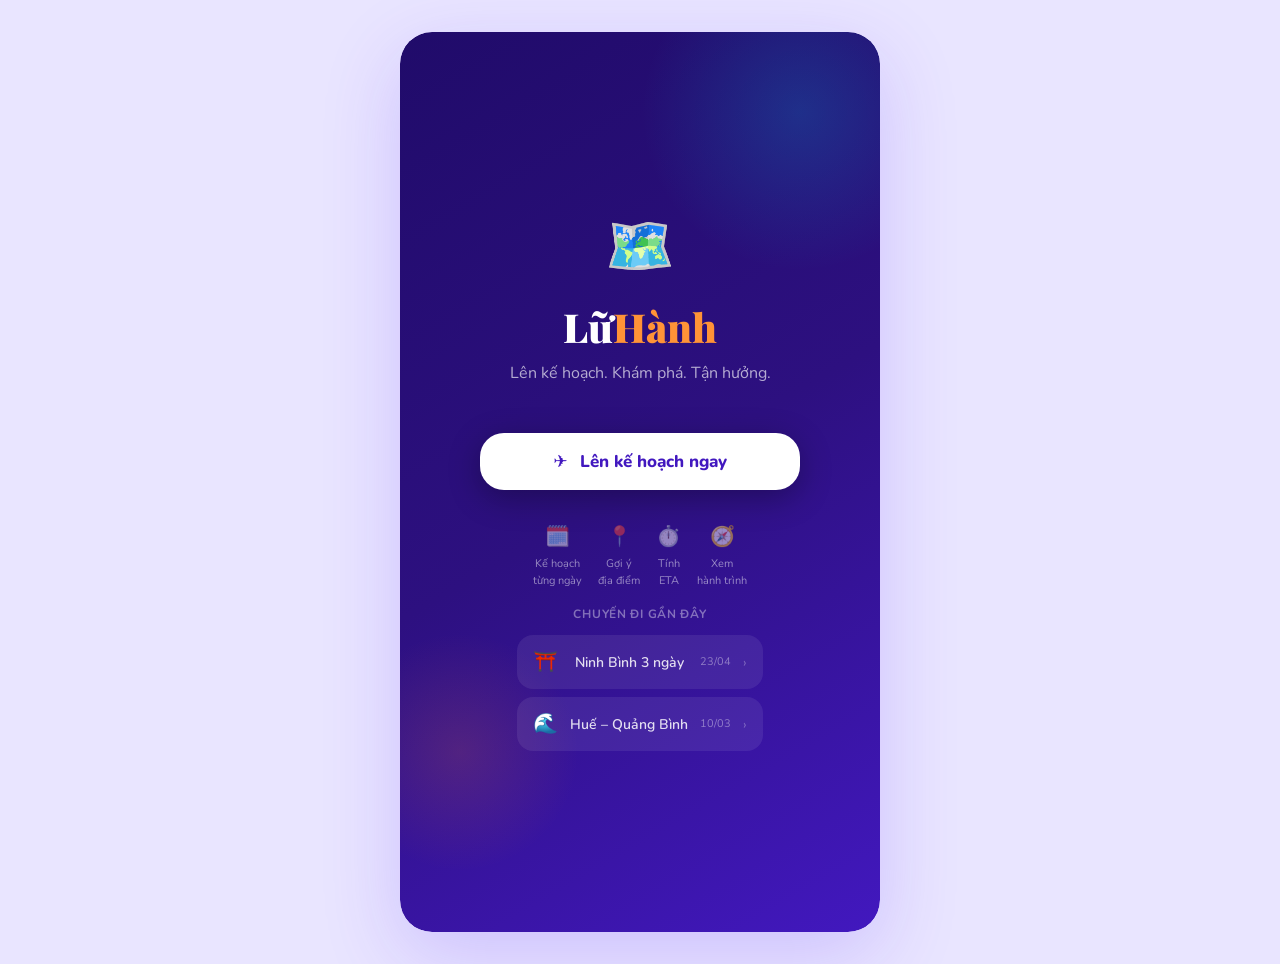
<file: index.html>
<!DOCTYPE html>
<html lang="vi">
<head>
  <meta charset="UTF-8">
  <meta name="viewport" content="width=device-width, initial-scale=1.0, viewport-fit=cover">
  <title>LữHành – Lên Kế Hoạch Du Lịch</title>
  <link rel="stylesheet" href="styles.css">
  <style>
    body { background: var(--primary-950); padding: 0; }
    .container { background: transparent; box-shadow: none; }
    @media (min-width: 480px) {
      body { background: #e9e5ff; }
      .container {
        background: transparent;
        box-shadow: 0 24px 80px rgba(93,48,247,.2);
      }
    }

    .recent-trips {
      padding: var(--s4) var(--s5) 0;
      animation: fadeUp .8s .6s both;
    }
    .recent-title {
      font-size: 12px; font-weight: 700;
      color: rgba(255,255,255,.4);
      letter-spacing: .06em; text-transform: uppercase;
      margin-bottom: var(--s3);
    }
    .trip-pill {
      display: flex; align-items: center; gap: var(--s3);
      padding: var(--s3) var(--s4);
      background: rgba(255,255,255,.08);
      border-radius: var(--r-xl);
      margin-bottom: var(--s2);
      backdrop-filter: blur(8px);
      transition: var(--t-fast);
    }
    .trip-pill:hover { background: rgba(255,255,255,.14); }
    .trip-pill-icon { font-size: 20px; }
    .trip-pill-name { font-size: 14px; font-weight: 600; color: rgba(255,255,255,.85); flex: 1; }
    .trip-pill-date { font-size: 11px; color: rgba(255,255,255,.4); }
    .trip-pill-arrow { color: rgba(255,255,255,.3); font-size: 14px; }
  </style>
</head>
<body>
  <div class="container">
    <div class="splash">
      <div class="splash-orb splash-orb-1"></div>
      <div class="splash-orb splash-orb-2"></div>

      <div class="splash-logo">🗺️</div>
      <h1 class="splash-brand">Lữ<em>Hành</em></h1>
      <p class="splash-tagline">Lên kế hoạch. Khám phá. Tận hưởng.</p>

      <a href="step1.html" class="splash-cta">
        <span>✈️</span>
        Lên kế hoạch ngay
      </a>

      <div class="splash-features">
        <div class="splash-feat">
          <span>🗓️</span>
          <div>Kế hoạch<br>từng ngày</div>
        </div>
        <div class="splash-feat">
          <span>📍</span>
          <div>Gợi ý<br>địa điểm</div>
        </div>
        <div class="splash-feat">
          <span>⏱️</span>
          <div>Tính<br>ETA</div>
        </div>
        <div class="splash-feat">
          <span>🧭</span>
          <div>Xem<br>hành trình</div>
        </div>
      </div>

      <div class="recent-trips">
        <div class="recent-title">Chuyến đi gần đây</div>
        <a href="itinerary.html?trip=ninhbinh" class="trip-pill">
          <span class="trip-pill-icon">⛩️</span>
          <span class="trip-pill-name">Ninh Bình 3 ngày</span>
          <span class="trip-pill-date">23/04</span>
          <span class="trip-pill-arrow">›</span>
        </a>
        <a href="itinerary.html?trip=hue" class="trip-pill">
          <span class="trip-pill-icon">🌊</span>
          <span class="trip-pill-name">Huế – Quảng Bình</span>
          <span class="trip-pill-date">10/03</span>
          <span class="trip-pill-arrow">›</span>
        </a>
      </div>
    </div>
  </div>
</body>
</html>
</file>
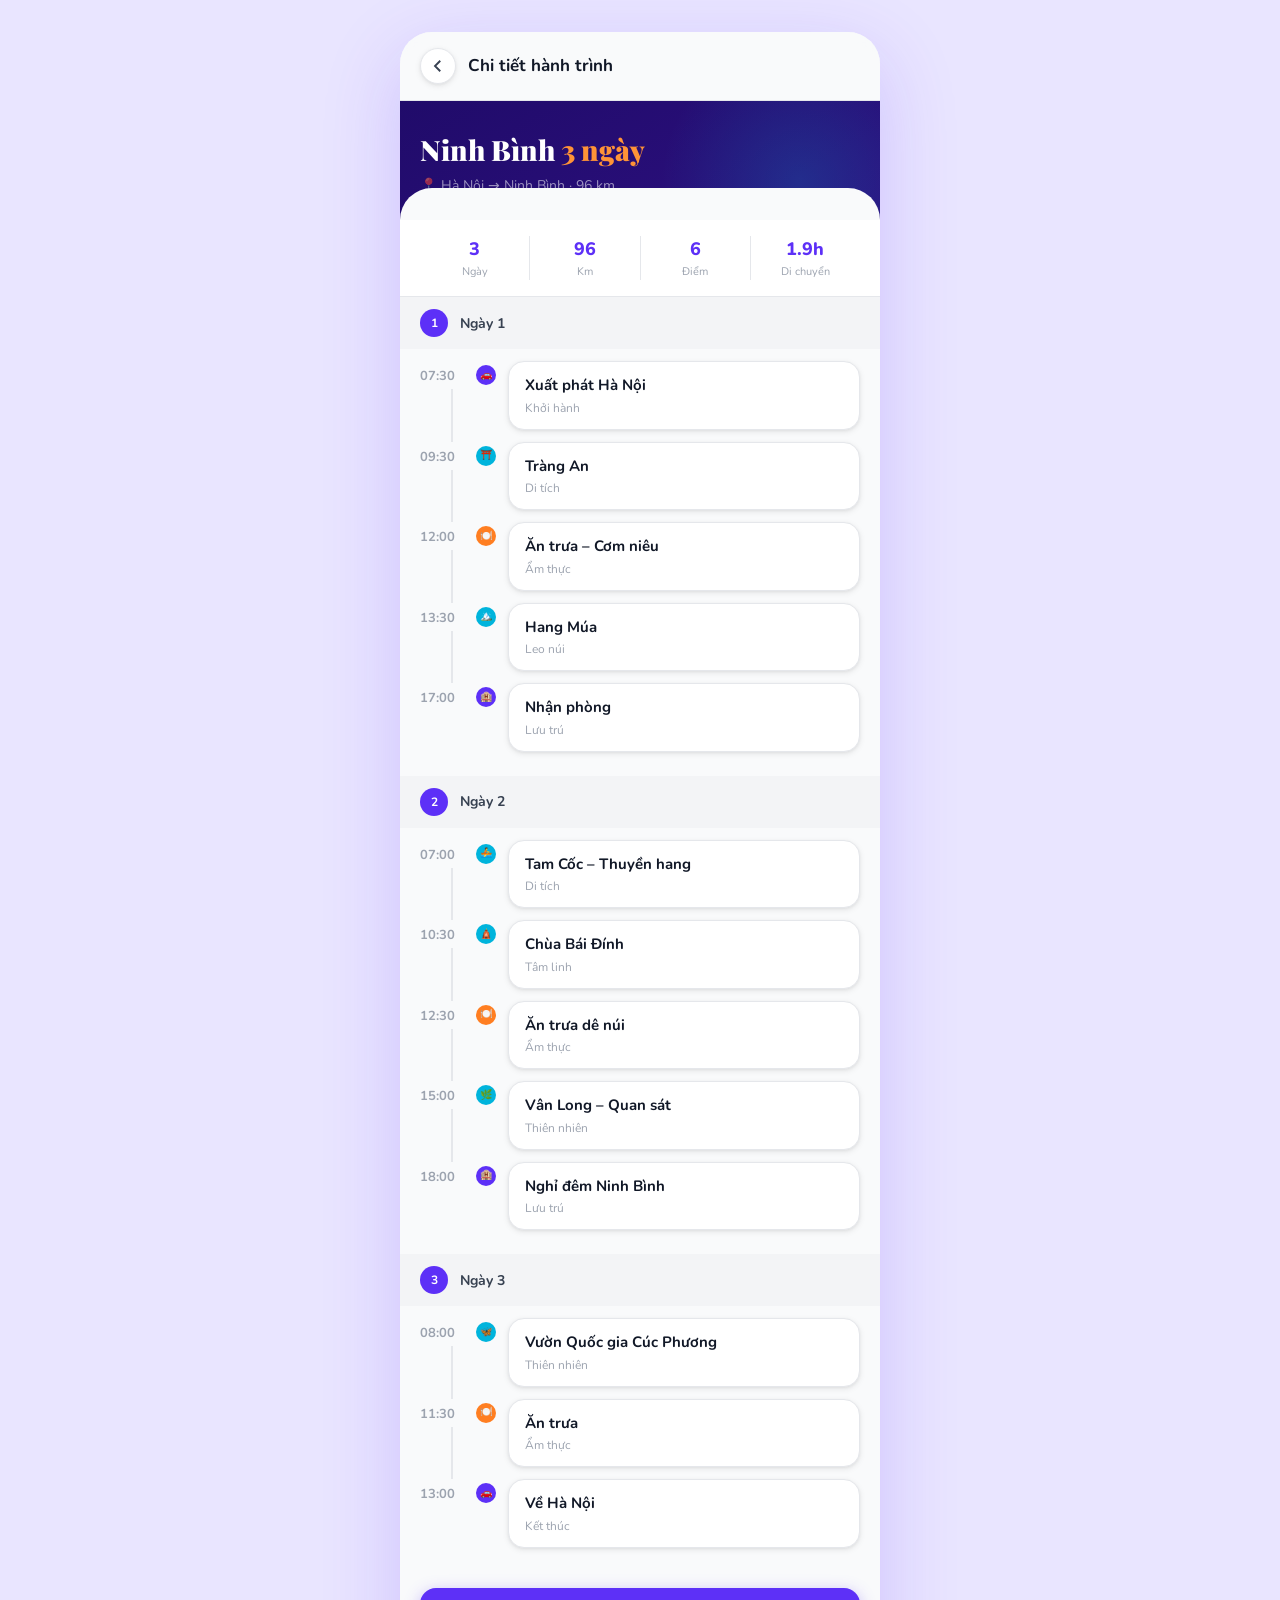
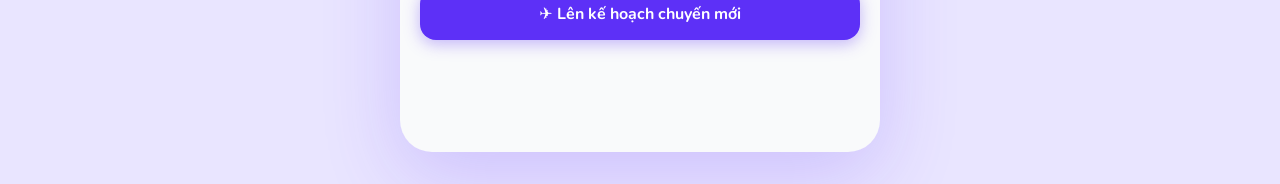
<file: itinerary.html>
<!DOCTYPE html>
<html lang="vi">
<head>
  <meta charset="UTF-8">
  <meta name="viewport" content="width=device-width, initial-scale=1.0, viewport-fit=cover">
  <title>Xem hành trình – LữHành</title>
  <link rel="stylesheet" href="styles.css">
  <style>
    .plan-hero {
      background: linear-gradient(150deg, var(--primary-950), #2d1080);
      padding: var(--s8) var(--s5) var(--s6);
      position: relative; overflow: hidden;
    }
    .plan-hero::after {
      content: '';
      position: absolute; bottom: 0; left: 0; right: 0;
      height: 32px; background: var(--neutral-50);
      border-radius: 32px 32px 0 0;
    }
    .plan-hero-title { font-family: var(--font-display); font-size: 28px; font-weight: 900; color: white; line-height: 1.2; }
    .plan-hero-title em { color: var(--accent-400); font-style: normal; }
    .plan-hero-sub { font-size: 14px; color: rgba(255,255,255,.55); margin-top: var(--s2); }
    .plan-hero-orb { position: absolute; border-radius: 50%; background: radial-gradient(circle, rgba(0,180,220,.18) 0%, transparent 70%); width: 280px; height: 280px; top: -60px; right: -60px; pointer-events: none; }
  </style>
</head>
<body>
  <div class="container">
    <div class="page-wrapper">
      <nav class="top-nav">
        <a href="index.html" class="btn-back">
          <svg viewBox="0 0 24 24" fill="none" stroke="currentColor" stroke-width="2.5"><path d="M15 19l-7-7 7-7"/></svg>
        </a>
        <span class="nav-title">Chi tiết hành trình</span>
        <span></span>
      </nav>

      <div class="scroll-content" id="content">
        <!-- Rendered by JS -->
      </div>
    </div>
  </div>

  <script>
    const params = new URLSearchParams(location.search);
    const trip = params.get('trip');

    const TRIPS = {
      ninhbinh: {
        title: 'Ninh Bình', days: 3, from: 'Hà Nội', km: 96,
        itinerary: [
          { day: 1, items: [
            { time:'07:30', icon:'🚗', name:'Xuất phát Hà Nội',        type:'Khởi hành',    dot:'start' },
            { time:'09:30', icon:'⛩️', name:'Tràng An',               type:'Di tích',       dot:'stop' },
            { time:'12:00', icon:'🍽️', name:'Ăn trưa – Cơm niêu',    type:'Ẩm thực',       dot:'eat' },
            { time:'13:30', icon:'🏔️', name:'Hang Múa',               type:'Leo núi',       dot:'stop' },
            { time:'17:00', icon:'🏨', name:'Nhận phòng',             type:'Lưu trú',       dot:'start' },
          ]},
          { day: 2, items: [
            { time:'07:00', icon:'🚣', name:'Tam Cốc – Thuyền hang',  type:'Di tích',       dot:'stop' },
            { time:'10:30', icon:'🛕', name:'Chùa Bái Đính',          type:'Tâm linh',      dot:'stop' },
            { time:'12:30', icon:'🍽️', name:'Ăn trưa dê núi',        type:'Ẩm thực',       dot:'eat' },
            { time:'15:00', icon:'🌿', name:'Vân Long – Quan sát',    type:'Thiên nhiên',   dot:'stop' },
            { time:'18:00', icon:'🏨', name:'Nghỉ đêm Ninh Bình',    type:'Lưu trú',       dot:'start' },
          ]},
          { day: 3, items: [
            { time:'08:00', icon:'🦋', name:'Vườn Quốc gia Cúc Phương',type:'Thiên nhiên', dot:'stop' },
            { time:'11:30', icon:'🍽️', name:'Ăn trưa',               type:'Ẩm thực',       dot:'eat' },
            { time:'13:00', icon:'🚗', name:'Về Hà Nội',              type:'Kết thúc',      dot:'start' },
          ]},
        ]
      },
      hue: {
        title: 'Huế', days: 2, from: 'Đà Nẵng', km: 100,
        itinerary: [
          { day: 1, items: [
            { time:'07:30', icon:'🚗', name:'Xuất phát Đà Nẵng',     type:'Khởi hành',    dot:'start' },
            { time:'09:00', icon:'🏯', name:'Đại Nội Huế',           type:'Lịch sử',      dot:'stop' },
            { time:'11:30', icon:'🛕', name:'Chùa Thiên Mụ',         type:'Tâm linh',     dot:'stop' },
            { time:'12:30', icon:'🍽️', name:'Bún bò Huế chính gốc', type:'Ẩm thực',      dot:'eat' },
            { time:'14:00', icon:'🌺', name:'Lăng Tự Đức',           type:'Lịch sử',      dot:'stop' },
          ]},
          { day: 2, items: [
            { time:'08:00', icon:'🚤', name:'Phá Tam Giang',          type:'Du thuyền',    dot:'stop' },
            { time:'10:30', icon:'🌊', name:'Đầm Lập An',            type:'Thiên nhiên',  dot:'stop' },
            { time:'12:00', icon:'🍽️', name:'Cơm hến đặc sản',      type:'Ẩm thực',      dot:'eat' },
            { time:'14:00', icon:'🛒', name:'Chợ Đông Ba',           type:'Mua sắm',      dot:'stop' },
            { time:'16:00', icon:'🏠', name:'Về nhà',                type:'Kết thúc',     dot:'start' },
          ]}
        ]
      }
    };

    const data = TRIPS[trip] || TRIPS.ninhbinh;

    function addMinutes(hhmm, mins) {
      const [h, m] = hhmm.split(':').map(Number);
      const total = h * 60 + m + mins;
      return `${String(Math.floor(total/60)%24).padStart(2,'0')}:${String(total%60).padStart(2,'0')}`;
    }

    let html = `
      <div class="plan-hero">
        <div class="plan-hero-orb"></div>
        <div class="plan-hero-title">${data.title} <em>${data.days} ngày</em></div>
        <div class="plan-hero-sub">📍 ${data.from} → ${data.title} · ${data.km} km</div>
      </div>
      <div class="stats-bar">
        <div class="stat-item"><div class="stat-val">${data.days}</div><div class="stat-label">Ngày</div></div>
        <div class="stat-item"><div class="stat-val">${data.km}</div><div class="stat-label">Km</div></div>
        <div class="stat-item"><div class="stat-val">${data.itinerary.reduce((s,d)=>s+d.items.filter(i=>i.dot==='stop').length,0)}</div><div class="stat-label">Điểm</div></div>
        <div class="stat-item"><div class="stat-val">${Math.round(data.km/50*10)/10}h</div><div class="stat-label">Di chuyển</div></div>
      </div>
    `;

    data.itinerary.forEach(day => {
      html += `
        <div class="timeline-day-header">
          <div class="day-dot">${day.day}</div>
          <span class="day-label">Ngày ${day.day}</span>
        </div>
        <div class="timeline-list">
      `;
      day.items.forEach(item => {
        html += `
          <div class="timeline-item">
            <div class="tl-time">${item.time}</div>
            <div class="tl-dot-wrap"><div class="tl-dot ${item.dot}">${item.icon}</div></div>
            <div class="tl-card">
              <div class="tl-card-title">${item.name}</div>
              <div class="tl-card-sub">${item.type}</div>
            </div>
          </div>
        `;
      });
      html += `</div>`;
    });

    html += `
      <div style="padding:16px 20px">
        <a href="step1.html" class="btn-primary" style="display:flex;align-items:center;justify-content:center;gap:8px;text-decoration:none">
          ✈️ Lên kế hoạch chuyến mới
        </a>
      </div>
    `;

    document.getElementById('content').innerHTML = html;
  </script>
</body>
</html>
</file>
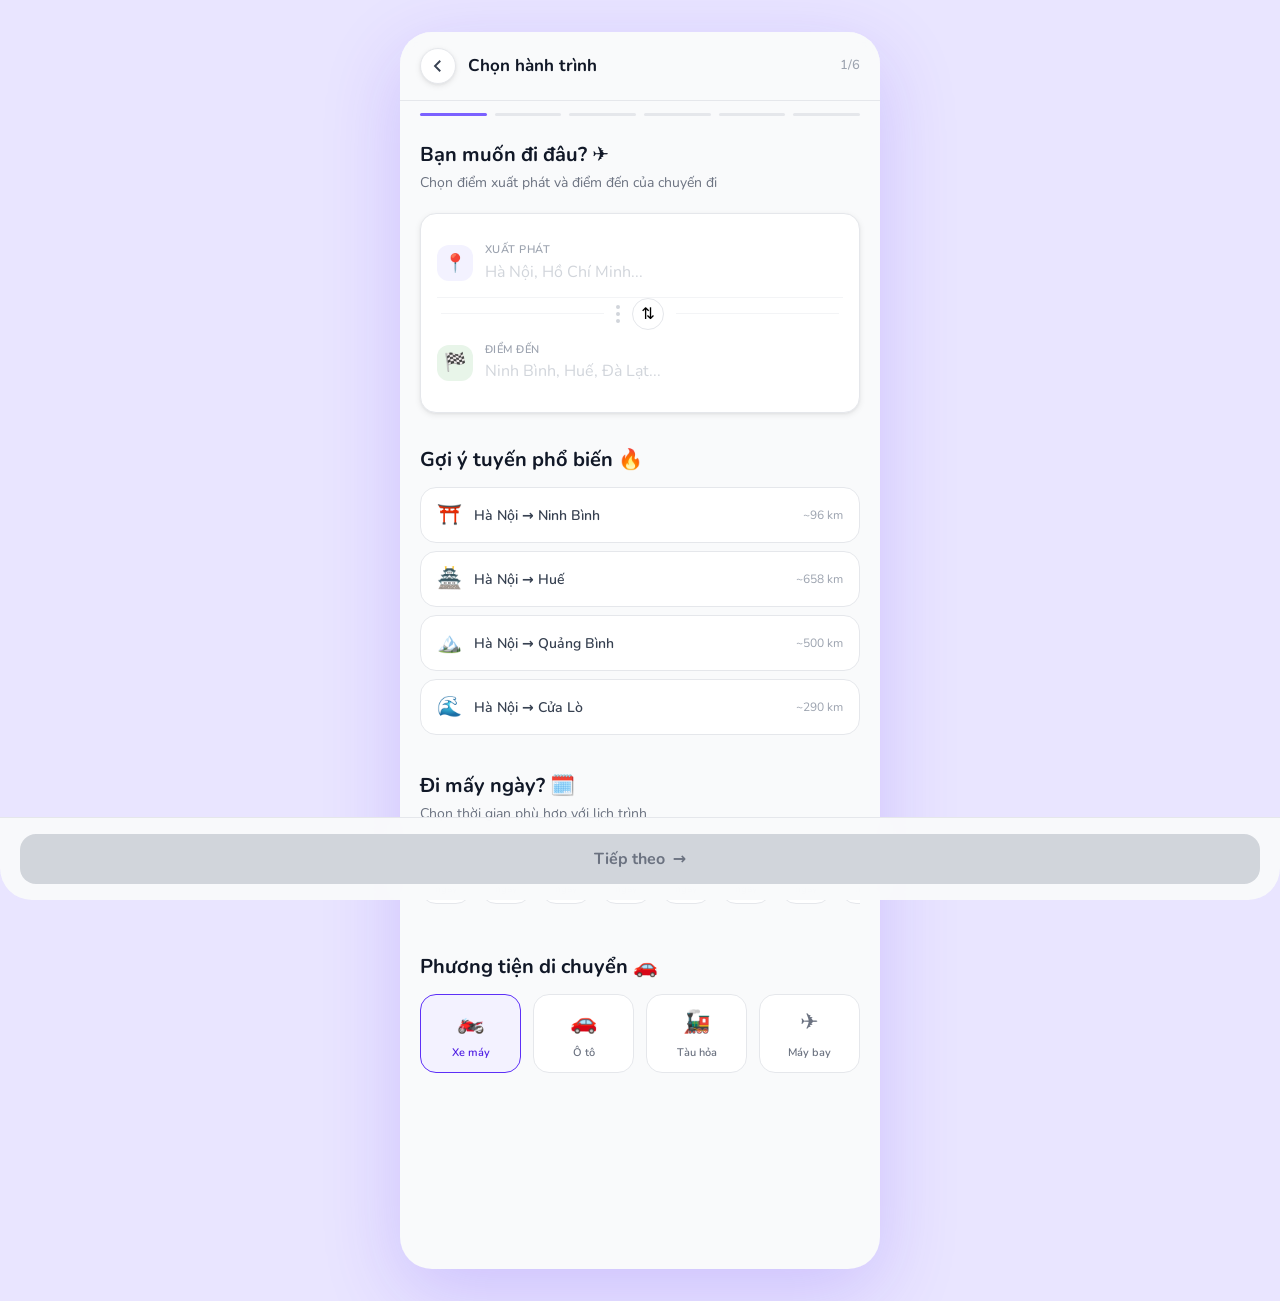
<file: step1.html>
<!DOCTYPE html>
<html lang="vi">
<head>
  <meta charset="UTF-8">
  <meta name="viewport" content="width=device-width, initial-scale=1.0, viewport-fit=cover">
  <title>Chọn hành trình – LữHành</title>
  <link rel="stylesheet" href="styles.css">
  <style>
    .location-selector {
      padding: var(--s2) var(--s5);
    }
    .location-card {
      background: var(--white);
      border: 1.5px solid var(--neutral-200);
      border-radius: var(--r-xl);
      padding: var(--s4);
      box-shadow: var(--shadow-sm);
    }
    .loc-row {
      display: flex; align-items: center; gap: var(--s3);
      padding: var(--s3) 0;
      border-bottom: 1px solid var(--neutral-100);
    }
    .loc-row:last-of-type { border-bottom: none; }
    .loc-icon-wrap {
      width: 36px; height: 36px;
      border-radius: var(--r-lg);
      display: flex; align-items: center; justify-content: center;
      font-size: 18px; flex-shrink: 0;
    }
    .loc-icon-wrap.from { background: var(--primary-50); }
    .loc-icon-wrap.to   { background: #e8f5e9; }
    .loc-meta { flex: 1; }
    .loc-label { font-size: 11px; font-weight: 600; color: var(--neutral-400); text-transform: uppercase; letter-spacing: .04em; }
    .loc-input {
      width: 100%; background: none; border: none; outline: none;
      font-size: 16px; font-weight: 700; color: var(--neutral-900);
      font-family: var(--font-body);
      padding: 2px 0;
    }
    .loc-input::placeholder { color: var(--neutral-300); font-weight: 400; }

    .swap-btn {
      width: 32px; height: 32px; flex-shrink: 0;
      border-radius: var(--r-full);
      border: 1.5px solid var(--neutral-200);
      background: var(--white);
      display: flex; align-items: center; justify-content: center;
      font-size: 16px;
      transition: var(--t-fast);
    }
    .swap-btn:hover { background: var(--primary-50); border-color: var(--primary-300); }

    .route-divider {
      display: flex; align-items: center; gap: var(--s3);
      padding: 0 var(--s1);
    }
    .route-divider-line { flex: 1; height: 1px; background: var(--neutral-100); }
    .route-divider-dots {
      display: flex; flex-direction: column; gap: 3px;
      color: var(--neutral-300);
    }
    .route-divider-dot { width: 4px; height: 4px; border-radius: 50%; background: currentColor; }

    .days-slider-wrap {
      padding: var(--s4) var(--s5);
    }
    .days-row {
      display: flex; gap: var(--s2); overflow-x: auto;
      padding-bottom: var(--s2);
      scrollbar-width: none;
    }
    .days-row::-webkit-scrollbar { display: none; }
    .day-btn {
      flex-shrink: 0;
      width: 52px; height: 52px;
      border-radius: var(--r-xl);
      background: var(--white);
      border: 1.5px solid var(--neutral-200);
      font-size: 15px; font-weight: 700;
      color: var(--neutral-600);
      display: flex; flex-direction: column; align-items: center; justify-content: center;
      gap: 1px;
      transition: var(--t-fast);
    }
    .day-btn span { font-size: 10px; font-weight: 500; color: var(--neutral-400); }
    .day-btn:hover { border-color: var(--primary-300); background: var(--primary-50); }
    .day-btn.active {
      background: var(--primary-600);
      border-color: var(--primary-600);
      color: var(--white);
      box-shadow: 0 4px 14px rgba(93,48,247,.3);
    }
    .day-btn.active span { color: rgba(255,255,255,.7); }

    .vehicle-grid {
      display: grid;
      grid-template-columns: repeat(4, 1fr);
      gap: var(--s3);
      padding: 0 var(--s5);
    }
    .vehicle-btn {
      padding: var(--s3) var(--s2);
      background: var(--white);
      border: 1.5px solid var(--neutral-200);
      border-radius: var(--r-xl);
      display: flex; flex-direction: column; align-items: center; gap: var(--s2);
      font-size: 11px; font-weight: 600; color: var(--neutral-500);
      transition: var(--t-fast);
    }
    .vehicle-btn .v-icon { font-size: 22px; }
    .vehicle-btn:hover { border-color: var(--primary-300); background: var(--primary-50); }
    .vehicle-btn.active {
      border-color: var(--primary-600); background: var(--primary-50); color: var(--primary-700);
    }

    .popular-routes {
      padding: var(--s3) var(--s5);
      display: flex; flex-direction: column; gap: var(--s2);
    }
    .route-suggest {
      display: flex; align-items: center; gap: var(--s3);
      padding: var(--s3) var(--s4);
      background: var(--white);
      border: 1px solid var(--neutral-200);
      border-radius: var(--r-xl);
      cursor: pointer;
      transition: var(--t-fast);
    }
    .route-suggest:hover { background: var(--primary-50); border-color: var(--primary-200); }
    .route-suggest .rs-icon { font-size: 20px; }
    .route-suggest .rs-name { font-size: 14px; font-weight: 600; color: var(--neutral-700); flex: 1; }
    .route-suggest .rs-km { font-size: 12px; color: var(--neutral-400); }
  </style>
</head>
<body>
  <div class="container">
    <div class="page-wrapper">
      <!-- Nav -->
      <nav class="top-nav fade-up">
        <a href="index.html" class="btn-back">
          <svg viewBox="0 0 24 24" fill="none" stroke="currentColor" stroke-width="2.5"><path d="M15 19l-7-7 7-7"/></svg>
        </a>
        <span class="nav-title">Chọn hành trình</span>
        <span class="nav-step">1/6</span>
      </nav>

      <!-- Progress -->
      <div class="progress-bar-wrap fade-up fade-up-1">
        <div class="progress-segment active"></div>
        <div class="progress-segment"></div>
        <div class="progress-segment"></div>
        <div class="progress-segment"></div>
        <div class="progress-segment"></div>
        <div class="progress-segment"></div>
      </div>

      <div class="scroll-content">
        <!-- Location -->
        <div class="section-header fade-up fade-up-2">
          <h2>Bạn muốn đi đâu? ✈️</h2>
          <p>Chọn điểm xuất phát và điểm đến của chuyến đi</p>
        </div>

        <div class="location-selector fade-up fade-up-2">
          <div class="location-card">
            <div class="loc-row">
              <div class="loc-icon-wrap from">📍</div>
              <div class="loc-meta">
                <div class="loc-label">Xuất phát</div>
                <input class="loc-input" id="from-input" type="text" placeholder="Hà Nội, Hồ Chí Minh...">
              </div>
            </div>
            <div class="route-divider">
              <div class="route-divider-line"></div>
              <div class="route-divider-dots">
                <div class="route-divider-dot"></div>
                <div class="route-divider-dot"></div>
                <div class="route-divider-dot"></div>
              </div>
              <button class="swap-btn" onclick="swapLocations()">⇅</button>
              <div class="route-divider-line"></div>
            </div>
            <div class="loc-row">
              <div class="loc-icon-wrap to">🏁</div>
              <div class="loc-meta">
                <div class="loc-label">Điểm đến</div>
                <input class="loc-input" id="to-input" type="text" placeholder="Ninh Bình, Huế, Đà Lạt...">
              </div>
            </div>
          </div>
        </div>

        <!-- Popular Routes -->
        <div class="section-header fade-up fade-up-3" style="padding-bottom:0">
          <h2>Gợi ý tuyến phổ biến 🔥</h2>
        </div>
        <div class="popular-routes fade-up fade-up-3">
          <div class="route-suggest" onclick="fillRoute('Hà Nội','Ninh Bình')">
            <span class="rs-icon">⛩️</span>
            <span class="rs-name">Hà Nội → Ninh Bình</span>
            <span class="rs-km">~96 km</span>
          </div>
          <div class="route-suggest" onclick="fillRoute('Hà Nội','Huế')">
            <span class="rs-icon">🏯</span>
            <span class="rs-name">Hà Nội → Huế</span>
            <span class="rs-km">~658 km</span>
          </div>
          <div class="route-suggest" onclick="fillRoute('Hà Nội','Quảng Bình')">
            <span class="rs-icon">🏔️</span>
            <span class="rs-name">Hà Nội → Quảng Bình</span>
            <span class="rs-km">~500 km</span>
          </div>
          <div class="route-suggest" onclick="fillRoute('Hà Nội','Nghệ An')">
            <span class="rs-icon">🌊</span>
            <span class="rs-name">Hà Nội → Cửa Lò</span>
            <span class="rs-km">~290 km</span>
          </div>
        </div>

        <!-- Số ngày -->
        <div class="section-header fade-up fade-up-3">
          <h2>Đi mấy ngày? 🗓️</h2>
          <p>Chọn thời gian phù hợp với lịch trình</p>
        </div>
        <div class="days-slider-wrap fade-up fade-up-3">
          <div class="days-row" id="days-row">
            <!-- filled by JS -->
          </div>
        </div>

        <!-- Phương tiện -->
        <div class="section-header fade-up fade-up-4">
          <h2>Phương tiện di chuyển 🚗</h2>
        </div>
        <div class="vehicle-grid fade-up fade-up-4">
          <button class="vehicle-btn active" data-v="xe-may" onclick="selectVehicle(this)">
            <span class="v-icon">🏍️</span>Xe máy
          </button>
          <button class="vehicle-btn" data-v="oto" onclick="selectVehicle(this)">
            <span class="v-icon">🚗</span>Ô tô
          </button>
          <button class="vehicle-btn" data-v="tau" onclick="selectVehicle(this)">
            <span class="v-icon">🚂</span>Tàu hỏa
          </button>
          <button class="vehicle-btn" data-v="may-bay" onclick="selectVehicle(this)">
            <span class="v-icon">✈️</span>Máy bay
          </button>
        </div>

        <div style="height: 100px"></div>
      </div>

      <!-- Bottom CTA -->
      <div class="bottom-cta">
        <button class="btn-primary" id="next-btn" onclick="goNext()" disabled>
          Tiếp theo <span>→</span>
        </button>
      </div>
    </div>
  </div>

  <script>
    // State
    const state = JSON.parse(sessionStorage.getItem('tripState') || '{}');
    let days = state.days || 0;
    let vehicle = state.vehicle || 'xe-may';

    // Init days row
    const daysRow = document.getElementById('days-row');
    for (let i = 1; i <= 10; i++) {
      const btn = document.createElement('button');
      btn.className = 'day-btn' + (i === days ? ' active' : '');
      btn.innerHTML = `${i}<span>ngày</span>`;
      btn.onclick = () => selectDays(i);
      daysRow.appendChild(btn);
    }

    // Restore state
    if (state.from) document.getElementById('from-input').value = state.from;
    if (state.to)   document.getElementById('to-input').value   = state.to;
    document.querySelectorAll('.vehicle-btn').forEach(b => {
      b.classList.toggle('active', b.dataset.v === vehicle);
    });

    function selectDays(d) {
      days = d;
      document.querySelectorAll('.day-btn').forEach((b, i) => b.classList.toggle('active', i + 1 === d));
      checkNext();
    }

    function selectVehicle(el) {
      vehicle = el.dataset.v;
      document.querySelectorAll('.vehicle-btn').forEach(b => b.classList.toggle('active', b === el));
    }

    function fillRoute(from, to) {
      document.getElementById('from-input').value = from;
      document.getElementById('to-input').value   = to;
      checkNext();
    }

    function swapLocations() {
      const f = document.getElementById('from-input');
      const t = document.getElementById('to-input');
      [f.value, t.value] = [t.value, f.value];
    }

    function checkNext() {
      const from = document.getElementById('from-input').value.trim();
      const to   = document.getElementById('to-input').value.trim();
      document.getElementById('next-btn').disabled = !(from && to && days > 0);
    }

    document.getElementById('from-input').addEventListener('input', checkNext);
    document.getElementById('to-input').addEventListener('input', checkNext);

    function goNext() {
      const s = {
        from: document.getElementById('from-input').value.trim(),
        to:   document.getElementById('to-input').value.trim(),
        days, vehicle
      };
      sessionStorage.setItem('tripState', JSON.stringify(s));
      window.location.href = 'step2.html';
    }
  </script>
</body>
</html>
</file>
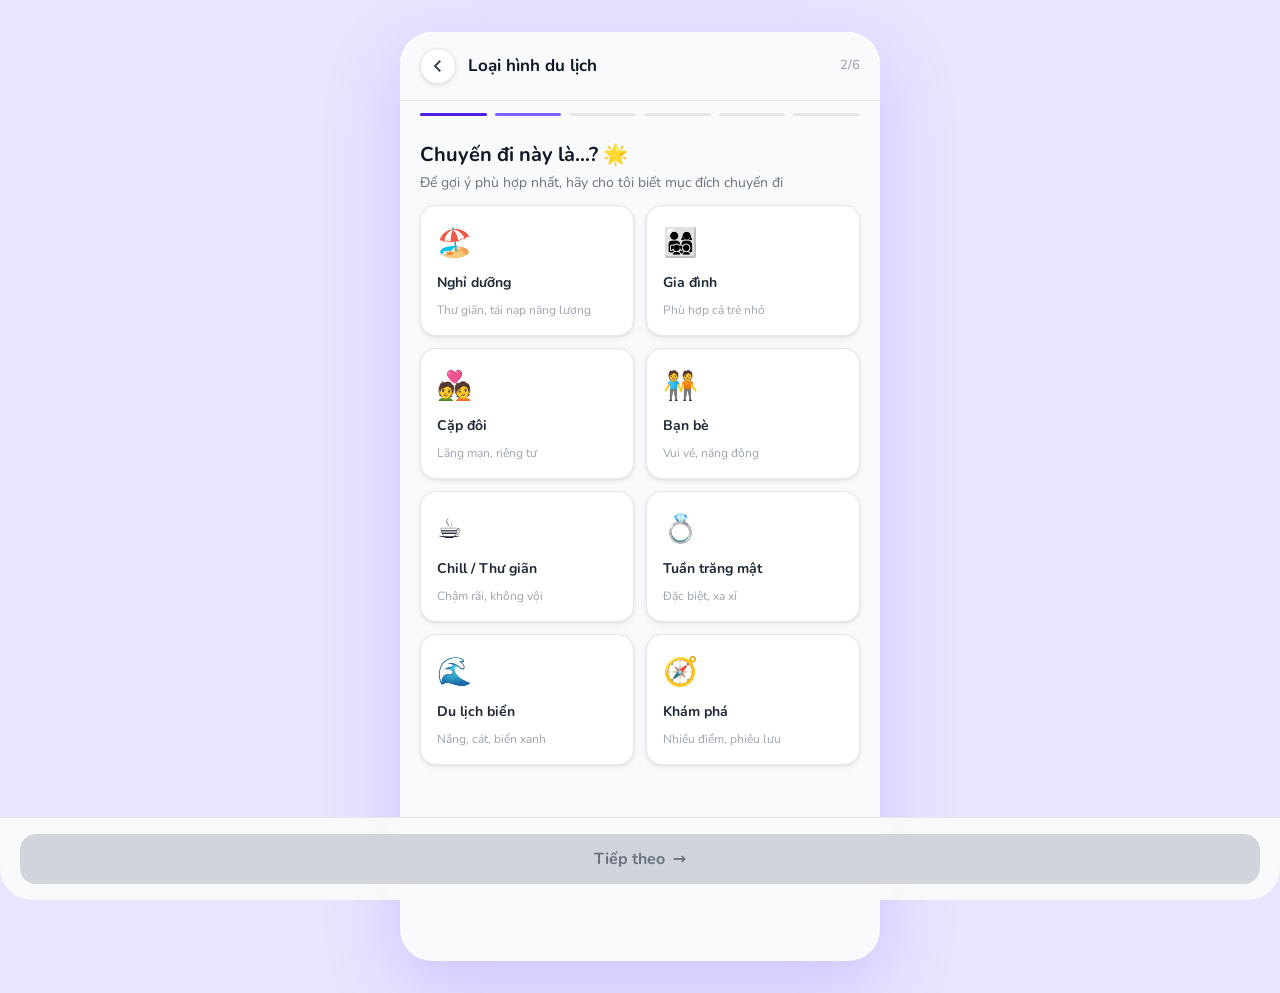
<file: step2.html>
<!DOCTYPE html>
<html lang="vi">
<head>
  <meta charset="UTF-8">
  <meta name="viewport" content="width=device-width, initial-scale=1.0, viewport-fit=cover">
  <title>Loại hình du lịch – LữHành</title>
  <link rel="stylesheet" href="styles.css">
</head>
<body>
  <div class="container">
    <div class="page-wrapper">
      <nav class="top-nav fade-up">
        <a href="step1.html" class="btn-back">
          <svg viewBox="0 0 24 24" fill="none" stroke="currentColor" stroke-width="2.5"><path d="M15 19l-7-7 7-7"/></svg>
        </a>
        <span class="nav-title">Loại hình du lịch</span>
        <span class="nav-step">2/6</span>
      </nav>

      <div class="progress-bar-wrap fade-up fade-up-1">
        <div class="progress-segment done"></div>
        <div class="progress-segment active"></div>
        <div class="progress-segment"></div>
        <div class="progress-segment"></div>
        <div class="progress-segment"></div>
        <div class="progress-segment"></div>
      </div>

      <div class="scroll-content">
        <div class="section-header fade-up fade-up-2">
          <h2>Chuyến đi này là…? 🌟</h2>
          <p>Để gợi ý phù hợp nhất, hãy cho tôi biết mục đích chuyến đi</p>
        </div>

        <div class="choice-grid fade-up fade-up-2" id="type-grid">
          <div class="choice-card" data-val="nghi-duong" onclick="selectType(this)">
            <div class="check-mark"><svg viewBox="0 0 24 24" fill="none" stroke="currentColor" stroke-width="3"><path d="M5 13l4 4L19 7"/></svg></div>
            <div class="card-icon">🏖️</div>
            <div class="card-label">Nghỉ dưỡng</div>
            <div class="card-desc">Thư giãn, tái nạp năng lượng</div>
          </div>
          <div class="choice-card" data-val="gia-dinh" onclick="selectType(this)">
            <div class="check-mark"><svg viewBox="0 0 24 24" fill="none" stroke="currentColor" stroke-width="3"><path d="M5 13l4 4L19 7"/></svg></div>
            <div class="card-icon">👨‍👩‍👧‍👦</div>
            <div class="card-label">Gia đình</div>
            <div class="card-desc">Phù hợp cả trẻ nhỏ</div>
          </div>
          <div class="choice-card" data-val="cap-doi" onclick="selectType(this)">
            <div class="check-mark"><svg viewBox="0 0 24 24" fill="none" stroke="currentColor" stroke-width="3"><path d="M5 13l4 4L19 7"/></svg></div>
            <div class="card-icon">💑</div>
            <div class="card-label">Cặp đôi</div>
            <div class="card-desc">Lãng mạn, riêng tư</div>
          </div>
          <div class="choice-card" data-val="ban-be" onclick="selectType(this)">
            <div class="check-mark"><svg viewBox="0 0 24 24" fill="none" stroke="currentColor" stroke-width="3"><path d="M5 13l4 4L19 7"/></svg></div>
            <div class="card-icon">🧑‍🤝‍🧑</div>
            <div class="card-label">Bạn bè</div>
            <div class="card-desc">Vui vẻ, năng động</div>
          </div>
          <div class="choice-card" data-val="chill" onclick="selectType(this)">
            <div class="check-mark"><svg viewBox="0 0 24 24" fill="none" stroke="currentColor" stroke-width="3"><path d="M5 13l4 4L19 7"/></svg></div>
            <div class="card-icon">☕</div>
            <div class="card-label">Chill / Thư giãn</div>
            <div class="card-desc">Chậm rãi, không vội</div>
          </div>
          <div class="choice-card" data-val="tuan-trang-mat" onclick="selectType(this)">
            <div class="check-mark"><svg viewBox="0 0 24 24" fill="none" stroke="currentColor" stroke-width="3"><path d="M5 13l4 4L19 7"/></svg></div>
            <div class="card-icon">💍</div>
            <div class="card-label">Tuần trăng mật</div>
            <div class="card-desc">Đặc biệt, xa xỉ</div>
          </div>
          <div class="choice-card" data-val="bien" onclick="selectType(this)">
            <div class="check-mark"><svg viewBox="0 0 24 24" fill="none" stroke="currentColor" stroke-width="3"><path d="M5 13l4 4L19 7"/></svg></div>
            <div class="card-icon">🌊</div>
            <div class="card-label">Du lịch biển</div>
            <div class="card-desc">Nắng, cát, biển xanh</div>
          </div>
          <div class="choice-card" data-val="kham-pha" onclick="selectType(this)">
            <div class="check-mark"><svg viewBox="0 0 24 24" fill="none" stroke="currentColor" stroke-width="3"><path d="M5 13l4 4L19 7"/></svg></div>
            <div class="card-icon">🧭</div>
            <div class="card-label">Khám phá</div>
            <div class="card-desc">Nhiều điểm, phiêu lưu</div>
          </div>
        </div>
        <div style="height: 100px"></div>
      </div>

      <div class="bottom-cta">
        <button class="btn-primary" id="next-btn" onclick="goNext()" disabled>
          Tiếp theo <span>→</span>
        </button>
      </div>
    </div>
  </div>

  <script>
    let selected = null;

    function selectType(el) {
      document.querySelectorAll('.choice-card').forEach(c => c.classList.remove('selected'));
      el.classList.add('selected');
      selected = el.dataset.val;
      document.getElementById('next-btn').disabled = false;
    }

    function goNext() {
      const s = JSON.parse(sessionStorage.getItem('tripState') || '{}');
      s.travelType = selected;
      sessionStorage.setItem('tripState', JSON.stringify(s));
      window.location.href = 'step3.html';
    }
  </script>
</body>
</html>
</file>
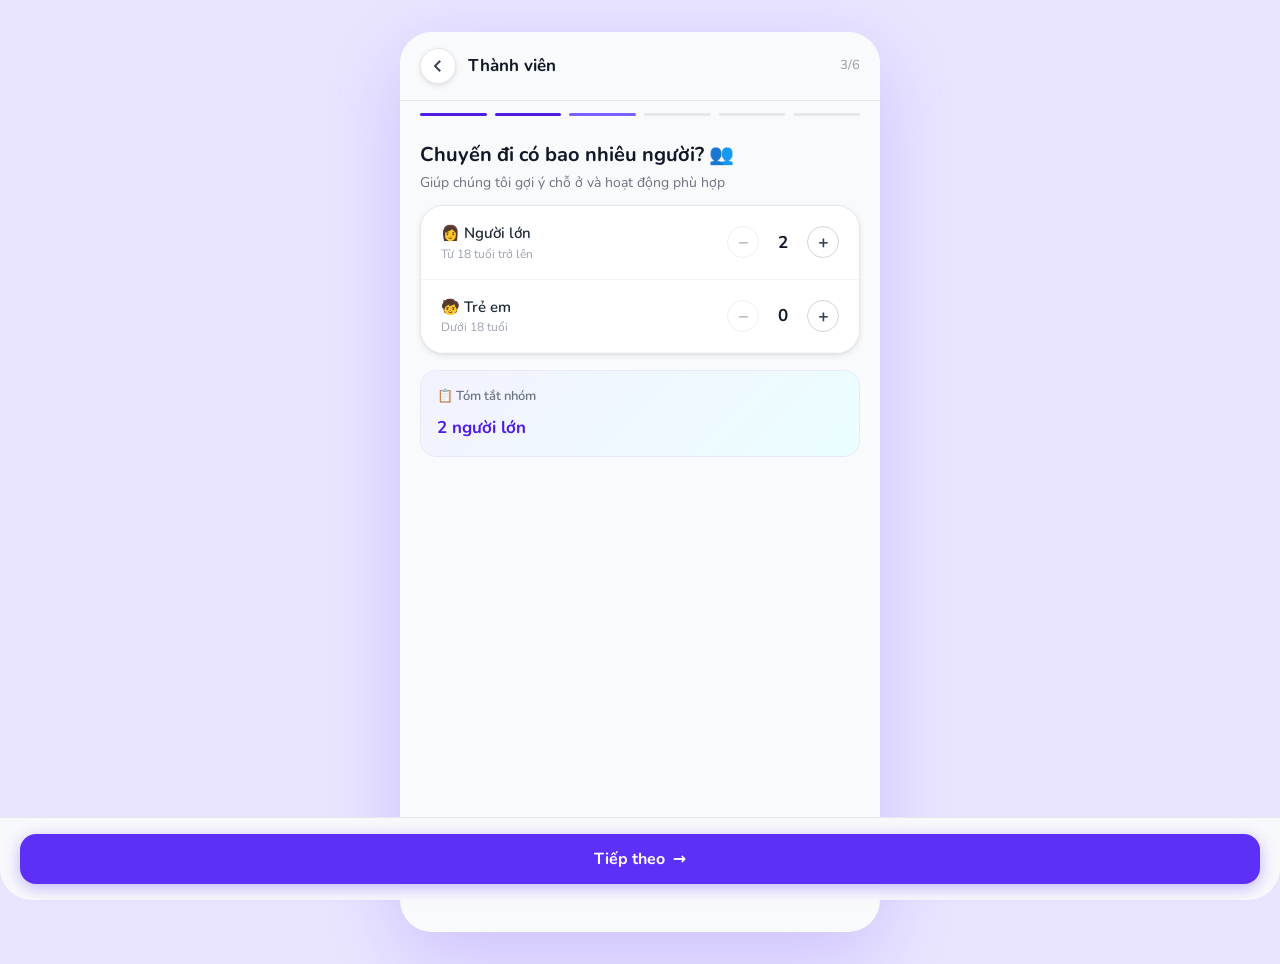
<file: step3.html>
<!DOCTYPE html>
<html lang="vi">
<head>
  <meta charset="UTF-8">
  <meta name="viewport" content="width=device-width, initial-scale=1.0, viewport-fit=cover">
  <title>Thành viên – LữHành</title>
  <link rel="stylesheet" href="styles.css">
  <style>
    .member-section {
      margin: 0 var(--s5);
      background: var(--white);
      border: 1.5px solid var(--neutral-200);
      border-radius: var(--r-2xl);
      overflow: hidden;
      box-shadow: var(--shadow-sm);
    }

    .child-age-section {
      padding: var(--s4) var(--s5);
    }
    .child-age-label {
      font-size: 14px; font-weight: 700; color: var(--neutral-700); margin-bottom: var(--s3);
    }
    .age-chips {
      display: flex; gap: var(--s2); flex-wrap: wrap;
    }
    .age-chip {
      padding: 6px 14px;
      border-radius: var(--r-full);
      border: 1.5px solid var(--neutral-200);
      font-size: 13px; font-weight: 600; color: var(--neutral-500);
      background: var(--white);
      cursor: pointer;
      transition: var(--t-fast);
    }
    .age-chip:hover  { border-color: var(--accent-400); color: var(--accent-500); }
    .age-chip.active { background: var(--accent-500); border-color: var(--accent-500); color: var(--white); }

    .summary-card {
      margin: var(--s4) var(--s5);
      padding: var(--s4);
      background: linear-gradient(135deg, var(--primary-50) 0%, #ebfeff 100%);
      border-radius: var(--r-xl);
      border: 1px solid var(--primary-100);
    }
    .summary-label { font-size: 13px; font-weight: 600; color: var(--neutral-500); margin-bottom: var(--s2); }
    .summary-value { font-size: 17px; font-weight: 700; color: var(--primary-700); }
  </style>
</head>
<body>
  <div class="container">
    <div class="page-wrapper">
      <nav class="top-nav fade-up">
        <a href="step2.html" class="btn-back">
          <svg viewBox="0 0 24 24" fill="none" stroke="currentColor" stroke-width="2.5"><path d="M15 19l-7-7 7-7"/></svg>
        </a>
        <span class="nav-title">Thành viên</span>
        <span class="nav-step">3/6</span>
      </nav>

      <div class="progress-bar-wrap fade-up fade-up-1">
        <div class="progress-segment done"></div>
        <div class="progress-segment done"></div>
        <div class="progress-segment active"></div>
        <div class="progress-segment"></div>
        <div class="progress-segment"></div>
        <div class="progress-segment"></div>
      </div>

      <div class="scroll-content">
        <div class="section-header fade-up fade-up-2">
          <h2>Chuyến đi có bao nhiêu người? 👥</h2>
          <p>Giúp chúng tôi gợi ý chỗ ở và hoạt động phù hợp</p>
        </div>

        <div class="member-section fade-up fade-up-2">
          <div class="counter-row">
            <div class="counter-info">
              <div class="counter-label">👩 Người lớn</div>
              <div class="counter-sub">Từ 18 tuổi trở lên</div>
            </div>
            <div class="counter-ctrl">
              <button class="counter-btn" id="adult-minus" onclick="changeCount('adult', -1)">−</button>
              <span class="counter-val" id="adult-val">2</span>
              <button class="counter-btn" id="adult-plus"  onclick="changeCount('adult', +1)">+</button>
            </div>
          </div>

          <div class="counter-row">
            <div class="counter-info">
              <div class="counter-label">🧒 Trẻ em</div>
              <div class="counter-sub">Dưới 18 tuổi</div>
            </div>
            <div class="counter-ctrl">
              <button class="counter-btn" id="child-minus" onclick="changeCount('child', -1)">−</button>
              <span class="counter-val" id="child-val">0</span>
              <button class="counter-btn" id="child-plus"  onclick="changeCount('child', +1)">+</button>
            </div>
          </div>
        </div>

        <!-- Child ages - shown when children > 0 -->
        <div id="child-age-wrap" style="display:none" class="fade-up fade-up-3">
          <div class="child-age-section">
            <div class="child-age-label">Độ tuổi trẻ em</div>
            <div class="age-chips">
              <div class="age-chip" data-age="<2" onclick="toggleAge(this)">< 2 tuổi</div>
              <div class="age-chip" data-age="2-5" onclick="toggleAge(this)">2–5 tuổi</div>
              <div class="age-chip" data-age="6-10" onclick="toggleAge(this)">6–10 tuổi</div>
              <div class="age-chip" data-age="11-17" onclick="toggleAge(this)">11–17 tuổi</div>
            </div>
          </div>
        </div>

        <!-- Summary -->
        <div class="summary-card fade-up fade-up-4" id="summary">
          <div class="summary-label">📋 Tóm tắt nhóm</div>
          <div class="summary-value" id="summary-text">2 người lớn</div>
        </div>

        <div style="height: 100px"></div>
      </div>

      <div class="bottom-cta">
        <button class="btn-primary" onclick="goNext()">
          Tiếp theo <span>→</span>
        </button>
      </div>
    </div>
  </div>

  <script>
    let adults = 2, children = 0;
    const childAges = new Set();

    function changeCount(type, delta) {
      if (type === 'adult') {
        adults = Math.max(1, adults + delta);
        document.getElementById('adult-val').textContent = adults;
        document.getElementById('adult-minus').disabled = adults <= 1;
      } else {
        children = Math.max(0, children + delta);
        document.getElementById('child-val').textContent = children;
        document.getElementById('child-minus').disabled = children <= 0;
        document.getElementById('child-age-wrap').style.display = children > 0 ? 'block' : 'none';
      }
      updateSummary();
    }

    function toggleAge(el) {
      el.classList.toggle('active');
      if (el.classList.contains('active')) childAges.add(el.dataset.age);
      else childAges.delete(el.dataset.age);
    }

    function updateSummary() {
      let txt = `${adults} người lớn`;
      if (children > 0) txt += `, ${children} trẻ em`;
      document.getElementById('summary-text').textContent = txt;
    }

    document.getElementById('adult-minus').disabled = true;
    document.getElementById('child-minus').disabled = true;

    function goNext() {
      const s = JSON.parse(sessionStorage.getItem('tripState') || '{}');
      s.adults = adults;
      s.children = children;
      s.childAges = [...childAges];
      sessionStorage.setItem('tripState', JSON.stringify(s));
      window.location.href = 'step4.html';
    }
  </script>
</body>
</html>
</file>
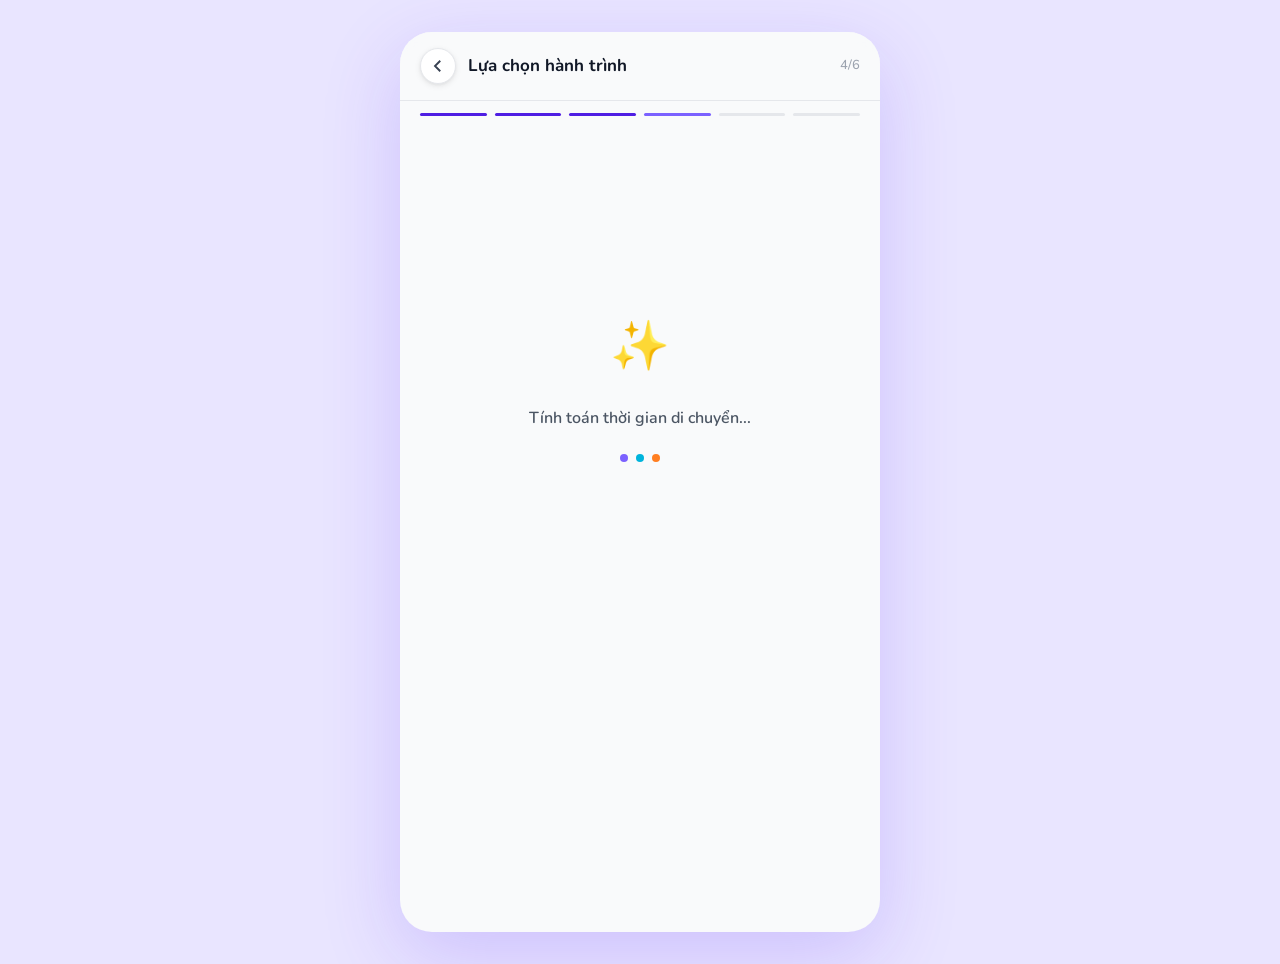
<file: step4.html>
<!DOCTYPE html>
<html lang="vi">
<head>
  <meta charset="UTF-8">
  <meta name="viewport" content="width=device-width, initial-scale=1.0, viewport-fit=cover">
  <title>Lựa chọn hành trình – LữHành</title>
  <link rel="stylesheet" href="styles.css">
  <style>
    .select-btn {
      width: 100%; padding: 10px var(--s4);
      background: var(--primary-600);
      color: var(--white);
      border-radius: var(--r-lg);
      font-size: 14px; font-weight: 700;
      margin-top: var(--s3);
      transition: var(--t-base);
    }
    .select-btn:hover { background: var(--primary-700); }
    .option-card.active .select-btn { background: var(--success); }

    .option-header {
      padding: var(--s6) var(--s5) var(--s3);
      display: flex; align-items: flex-end; justify-content: space-between;
    }
    .option-count-badge {
      background: var(--primary-100);
      color: var(--primary-700);
      font-size: 12px; font-weight: 700;
      padding: 3px var(--s2); border-radius: var(--r-full);
    }
  </style>
</head>
<body>
  <div class="container">
    <div class="page-wrapper">
      <nav class="top-nav">
        <a href="step3.html" class="btn-back">
          <svg viewBox="0 0 24 24" fill="none" stroke="currentColor" stroke-width="2.5"><path d="M15 19l-7-7 7-7"/></svg>
        </a>
        <span class="nav-title">Lựa chọn hành trình</span>
        <span class="nav-step">4/6</span>
      </nav>

      <div class="progress-bar-wrap">
        <div class="progress-segment done"></div>
        <div class="progress-segment done"></div>
        <div class="progress-segment done"></div>
        <div class="progress-segment active"></div>
        <div class="progress-segment"></div>
        <div class="progress-segment"></div>
      </div>

      <!-- Loading state -->
      <div id="loading" class="loading-screen">
        <div class="loading-icon">✨</div>
        <div class="loading-text" id="loading-text">Đang phân tích hành trình...</div>
        <div class="loading-dots">
          <div class="loading-dot"></div>
          <div class="loading-dot"></div>
          <div class="loading-dot"></div>
        </div>
      </div>

      <!-- Content (hidden initially) -->
      <div id="content" style="display:none" class="scroll-content">
        <div class="option-header">
          <div>
            <div style="font-size:20px;font-weight:800;color:var(--neutral-900)">Chọn kiểu hành trình ✨</div>
            <div style="font-size:14px;color:var(--neutral-400);margin-top:2px">Phù hợp với <span id="trip-info" style="color:var(--primary-600);font-weight:700"></span></div>
          </div>
          <span class="option-count-badge">3 lựa chọn</span>
        </div>

        <!-- Option 1: Thoải mái -->
        <div class="option-card" id="opt1" onclick="selectOption('thoatmai', this)">
          <div class="option-card-hero">
            <div class="hero-bg" style="background: linear-gradient(135deg,#e0f7fa,#b2ebf2)">🏖️</div>
            <span class="option-badge badge-thoatmai">Thoải mái</span>
          </div>
          <div class="option-card-body">
            <div class="option-card-title">Hành trình thư thái</div>
            <div class="option-card-meta">
              <span class="meta-chip">📍 <span id="opt1-stops">4 điểm</span></span>
              <span class="meta-chip">⏱️ <span id="opt1-days">Vừa phải</span></span>
              <span class="meta-chip">😌 Ít mệt</span>
            </div>
            <div class="option-card-stops" id="opt1-chips"></div>
            <button class="select-btn">Chọn hành trình này →</button>
          </div>
        </div>

        <!-- Option 2: Khám phá -->
        <div class="option-card" id="opt2" onclick="selectOption('khampha', this)">
          <div class="option-card-hero">
            <div class="hero-bg" style="background: linear-gradient(135deg,#e8f5e9,#c8e6c9)">🧭</div>
            <span class="option-badge badge-khampha">Khám phá</span>
          </div>
          <div class="option-card-body">
            <div class="option-card-title">Hành trình khám phá</div>
            <div class="option-card-meta">
              <span class="meta-chip">📍 <span id="opt2-stops">6 điểm</span></span>
              <span class="meta-chip">⏱️ Dày lịch</span>
              <span class="meta-chip">⚡ Năng động</span>
            </div>
            <div class="option-card-stops" id="opt2-chips"></div>
            <button class="select-btn">Chọn hành trình này →</button>
          </div>
        </div>

        <!-- Option 3: Chill -->
        <div class="option-card" id="opt3" onclick="selectOption('chill', this)">
          <div class="option-card-hero">
            <div class="hero-bg" style="background: linear-gradient(135deg,#fff8e1,#ffecb3)">🌅</div>
            <span class="option-badge badge-chill">Chill</span>
          </div>
          <div class="option-card-body">
            <div class="option-card-title">Hành trình chill</div>
            <div class="option-card-meta">
              <span class="meta-chip">📍 <span id="opt3-stops">3 điểm</span></span>
              <span class="meta-chip">⏱️ Thong thả</span>
              <span class="meta-chip">🌊 Biển / thư giãn</span>
            </div>
            <div class="option-card-stops" id="opt3-chips"></div>
            <button class="select-btn">Chọn hành trình này →</button>
          </div>
        </div>

        <div style="height:100px"></div>
      </div>

      <div class="bottom-cta" id="bottom-cta" style="display:none">
        <button class="btn-primary" id="next-btn" onclick="goNext()" disabled>
          Xem chi tiết hành trình →
        </button>
      </div>
    </div>
  </div>

  <script>
    // Dataset
    const ROUTES = {
      'Ninh Bình': {
        stops: ['Tràng An','Hang Múa','Tam Cốc','Chùa Bái Đính','Vân Long','Cúc Phương'],
        km: 96, baseHours: 2
      },
      'Huế': {
        stops: ['Đại Nội','Chùa Thiên Mụ','Đầm Lập An','Lăng Tự Đức','Chợ Đông Ba','Phá Tam Giang'],
        km: 658, baseHours: 11
      },
      'Quảng Bình': {
        stops: ['Hang Sơn Đoòng','Phong Nha','Hang Tối','Suối Moọc','Chày Lập','Nhà thờ Tam Tòa'],
        km: 500, baseHours: 9
      },
      'Nghệ An': {
        stops: ['Biển Cửa Lò','VinWonders Cửa Hội','Làng Sen quê Bác','Đền Cờn','Bãi Lữ'],
        km: 290, baseHours: 5
      },
      'Hà Tĩnh': {
        stops: ['Biển Thiên Cầm','Ngã ba Đồng Lộc','Hồ Kẻ Gỗ','Đèo Ngang','Vũng Áng'],
        km: 340, baseHours: 6
      }
    };

    const state = JSON.parse(sessionStorage.getItem('tripState') || '{}');
    let selectedOption = null;

    // Find matching route data
    function getRouteData() {
      const to = state.to || '';
      for (const [key, val] of Object.entries(ROUTES)) {
        if (to.toLowerCase().includes(key.toLowerCase())) return { ...val, name: key };
      }
      // default
      return { ...ROUTES['Ninh Bình'], name: 'Ninh Bình' };
    }

    const msgs = [
      'Đang phân tích hành trình...',
      'Tính toán thời gian di chuyển...',
      'Gợi ý điểm tham quan...',
      'Sắp xong rồi! ✨'
    ];
    let mi = 0;
    const lt = document.getElementById('loading-text');
    const interval = setInterval(() => { lt.textContent = msgs[++mi % msgs.length]; }, 800);

    setTimeout(() => {
      clearInterval(interval);
      document.getElementById('loading').style.display = 'none';
      document.getElementById('content').style.display = 'block';
      document.getElementById('bottom-cta').style.display = 'block';

      const route = getRouteData();
      document.getElementById('trip-info').textContent =
        `${state.from || 'Hà Nội'} → ${state.to || 'Ninh Bình'} · ${state.days || 3} ngày`;

      // Build options
      buildOption('opt1-chips', route.stops.slice(0,4), ['opt1-stops','opt1-days'], [4,'Vừa phải']);
      buildOption('opt2-chips', route.stops.slice(0,6), ['opt2-stops','opt2-days'], [6,'Dày lịch']);
      buildOption('opt3-chips', route.stops.slice(0,3), ['opt3-stops','opt3-days'], [3,'Thong thả']);

      // Animate in
      document.querySelectorAll('.option-card').forEach((c,i) => {
        c.style.opacity = 0;
        c.style.transform = 'translateY(20px)';
        setTimeout(() => {
          c.style.transition = 'all 0.4s ease';
          c.style.opacity = 1;
          c.style.transform = 'translateY(0)';
        }, 100 + i * 120);
      });
    }, 2200);

    function buildOption(chipId, stops, meta, vals) {
      const el = document.getElementById(chipId);
      el.innerHTML = stops.map(s => `<span class="stop-chip">${s}</span>`).join('');
    }

    function selectOption(type, card) {
      selectedOption = type;
      document.querySelectorAll('.option-card').forEach(c => c.classList.remove('active'));
      card.classList.add('active');
      document.getElementById('next-btn').disabled = false;

      // update button text
      card.querySelector('.select-btn').textContent = '✓ Đã chọn';
    }

    function goNext() {
      const s = JSON.parse(sessionStorage.getItem('tripState') || '{}');
      s.optionType = selectedOption;
      sessionStorage.setItem('tripState', JSON.stringify(s));
      window.location.href = 'step5.html';
    }
  </script>
</body>
</html>
</file>
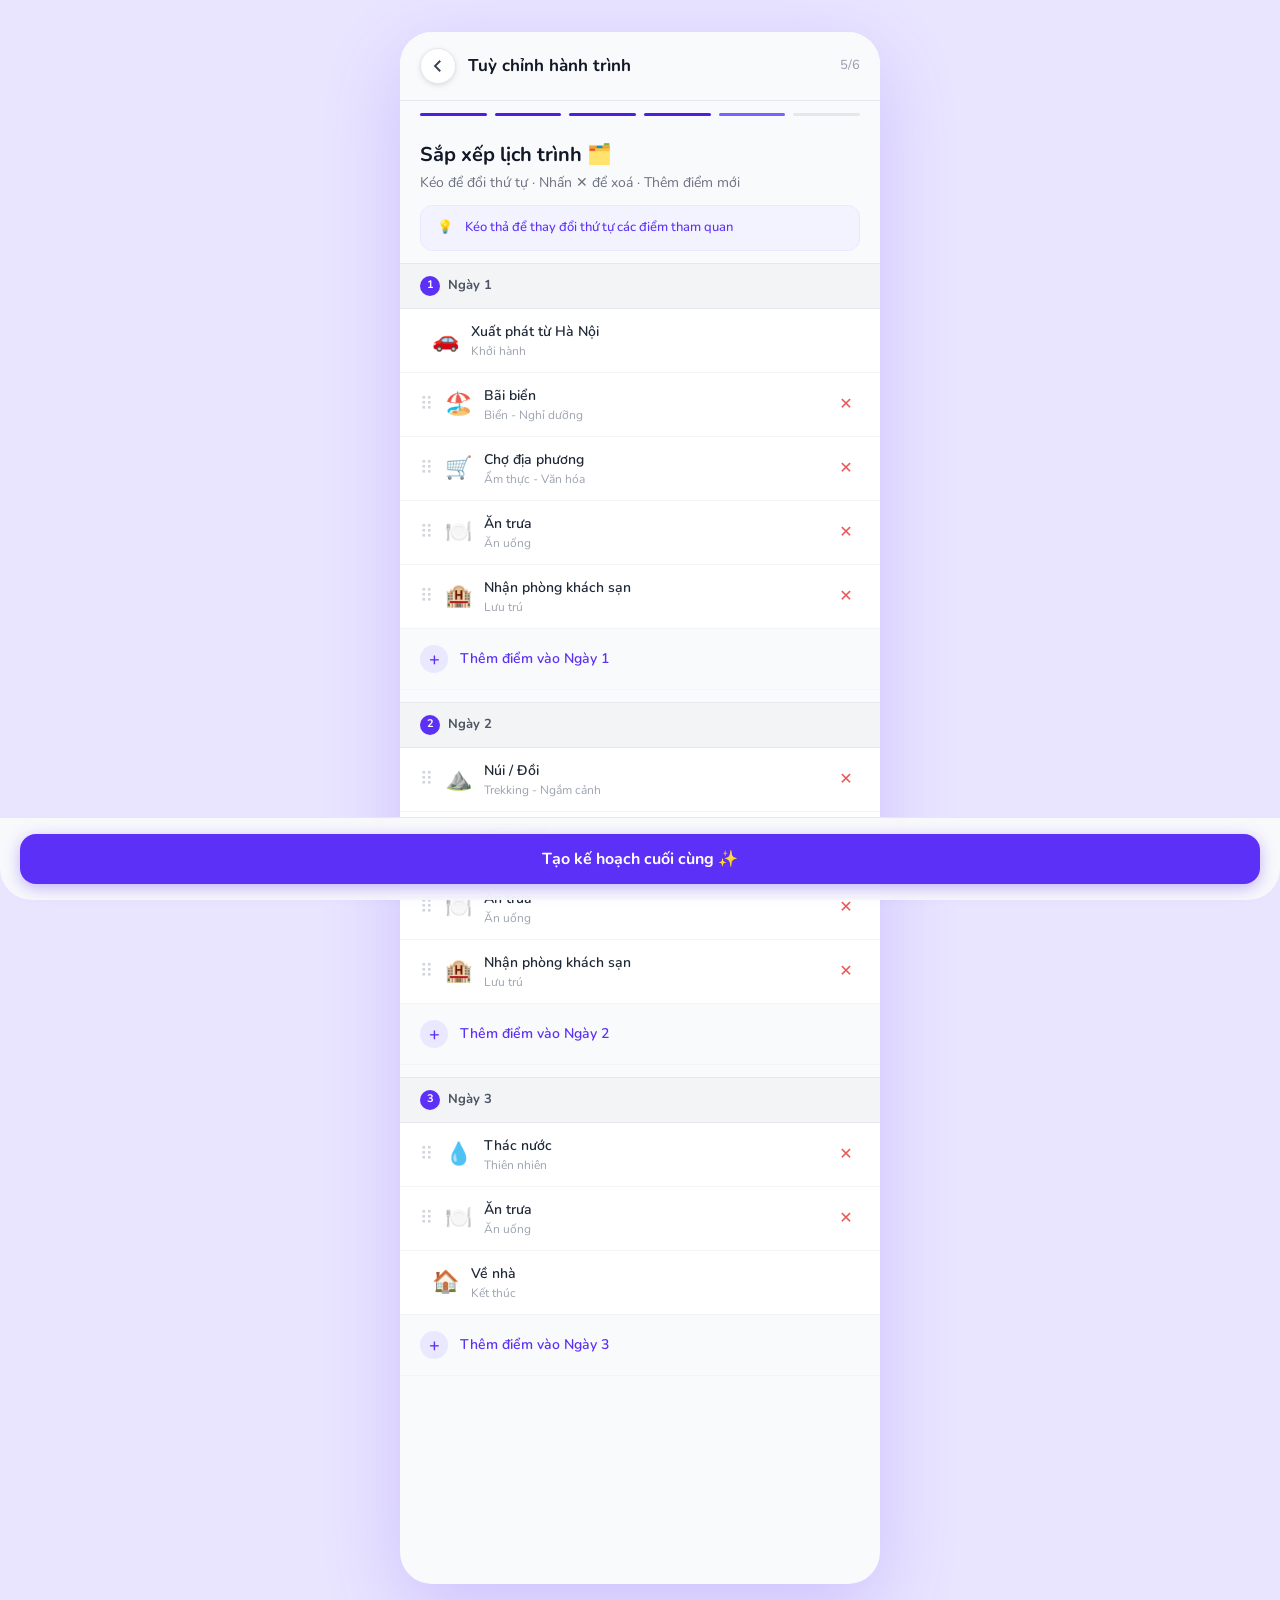
<file: step5.html>
<!DOCTYPE html>
<html lang="vi">
<head>
  <meta charset="UTF-8">
  <meta name="viewport" content="width=device-width, initial-scale=1.0, viewport-fit=cover">
  <title>Tuỳ chỉnh hành trình – LữHành</title>
  <link rel="stylesheet" href="styles.css">
  <style>
    .drag-info {
      margin: 0 var(--s5) var(--s3);
      padding: var(--s3) var(--s4);
      background: var(--primary-50);
      border-radius: var(--r-lg);
      border: 1px solid var(--primary-100);
      display: flex; align-items: center; gap: var(--s3);
      font-size: 13px; color: var(--primary-600); font-weight: 500;
    }
    .day-section { margin-bottom: var(--s3); }
    .day-section-header {
      padding: var(--s3) var(--s5);
      background: var(--neutral-100);
      border-top: 1px solid var(--neutral-200);
      border-bottom: 1px solid var(--neutral-200);
      font-size: 13px; font-weight: 700; color: var(--neutral-600);
      display: flex; align-items: center; gap: var(--s2);
    }

    .edit-item.dragging {
      opacity: .5;
      background: var(--primary-50);
    }
    .edit-item.drag-over {
      border-top: 2px solid var(--primary-500);
    }

    /* Add stop modal */
    .modal-overlay {
      position: fixed; inset: 0; z-index: 200;
      background: rgba(0,0,0,.5);
      backdrop-filter: blur(4px);
      display: flex; align-items: flex-end;
      opacity: 0; pointer-events: none;
      transition: var(--t-base);
    }
    .modal-overlay.open { opacity: 1; pointer-events: auto; }
    .modal-sheet {
      background: var(--white);
      border-radius: var(--r-2xl) var(--r-2xl) 0 0;
      padding: var(--s4) 0;
      width: 100%;
      max-height: 80vh;
      overflow-y: auto;
      transform: translateY(40px);
      transition: var(--t-base);
    }
    .modal-overlay.open .modal-sheet { transform: translateY(0); }
    .modal-handle {
      width: 36px; height: 4px;
      background: var(--neutral-300);
      border-radius: var(--r-full);
      margin: 0 auto var(--s4);
    }
    .modal-title { font-size: 17px; font-weight: 700; padding: 0 var(--s5) var(--s3); }
    .poi-item {
      display: flex; align-items: center; gap: var(--s3);
      padding: var(--s3) var(--s5);
      border-bottom: 1px solid var(--neutral-100);
      cursor: pointer;
      transition: var(--t-fast);
    }
    .poi-item:hover { background: var(--primary-50); }
    .poi-item-icon { font-size: 22px; }
    .poi-item-name { font-size: 15px; font-weight: 600; color: var(--neutral-800); }
    .poi-item-type { font-size: 12px; color: var(--neutral-400); }
    .poi-item-add {
      margin-left: auto;
      width: 28px; height: 28px;
      border-radius: var(--r-full);
      background: var(--primary-600);
      color: white;
      display: flex; align-items: center; justify-content: center;
      font-size: 18px; font-weight: 300;
    }
  </style>
</head>
<body>
  <div class="container">
    <div class="page-wrapper">
      <nav class="top-nav fade-up">
        <a href="step4.html" class="btn-back">
          <svg viewBox="0 0 24 24" fill="none" stroke="currentColor" stroke-width="2.5"><path d="M15 19l-7-7 7-7"/></svg>
        </a>
        <span class="nav-title">Tuỳ chỉnh hành trình</span>
        <span class="nav-step">5/6</span>
      </nav>

      <div class="progress-bar-wrap fade-up fade-up-1">
        <div class="progress-segment done"></div>
        <div class="progress-segment done"></div>
        <div class="progress-segment done"></div>
        <div class="progress-segment done"></div>
        <div class="progress-segment active"></div>
        <div class="progress-segment"></div>
      </div>

      <div class="scroll-content" id="main-content">
        <div class="section-header fade-up fade-up-2">
          <h2>Sắp xếp lịch trình 🗂️</h2>
          <p>Kéo để đổi thứ tự · Nhấn ✕ để xoá · Thêm điểm mới</p>
        </div>

        <div class="drag-info fade-up fade-up-2">
          <span>💡</span>
          Kéo thả để thay đổi thứ tự các điểm tham quan
        </div>

        <div id="itinerary-editor"></div>

        <div style="height:100px"></div>
      </div>

      <div class="bottom-cta">
        <button class="btn-primary" onclick="goNext()">
          Tạo kế hoạch cuối cùng ✨
        </button>
      </div>
    </div>
  </div>

  <!-- Add stop modal -->
  <div class="modal-overlay" id="modal" onclick="closeModal(event)">
    <div class="modal-sheet">
      <div class="modal-handle"></div>
      <div class="modal-title">Thêm điểm tham quan 📍</div>
      <div id="poi-list"></div>
    </div>
  </div>

  <script>
    const state = JSON.parse(sessionStorage.getItem('tripState') || '{}');
    const days  = state.days || 3;

    // POI database
    const ALL_POI = {
      'Ninh Bình': [
        { name:'Tràng An',     icon:'⛩️', type:'Di tích - Thuyền' },
        { name:'Hang Múa',     icon:'🏔️', type:'Núi đá - Ngắm cảnh' },
        { name:'Tam Cốc',      icon:'🚣', type:'Sông - Thuyền' },
        { name:'Chùa Bái Đính',icon:'🛕', type:'Chùa - Tâm linh' },
        { name:'Vân Long',     icon:'🌿', type:'Đầm nước - Tự nhiên' },
        { name:'Cúc Phương',   icon:'🦋', type:'Rừng quốc gia' },
        { name:'Hang Bụt',     icon:'🏝️', type:'Hang động' },
      ],
      'Huế': [
        { name:'Đại Nội',       icon:'🏯', type:'Cố đô - Lịch sử' },
        { name:'Chùa Thiên Mụ',icon:'🛕', type:'Chùa - Tâm linh' },
        { name:'Đầm Lập An',   icon:'🌊', type:'Đầm - Thiên nhiên' },
        { name:'Lăng Tự Đức',  icon:'🌺', type:'Lăng tẩm - Lịch sử' },
        { name:'Chợ Đông Ba',  icon:'🛒', type:'Chợ - Ẩm thực' },
        { name:'Phá Tam Giang',icon:'🚤', type:'Đầm phá - Du thuyền' },
      ],
      'default': [
        { name:'Bãi biển',    icon:'🏖️', type:'Biển - Nghỉ dưỡng' },
        { name:'Chợ địa phương',icon:'🛒', type:'Ẩm thực - Văn hóa' },
        { name:'Núi / Đồi',   icon:'⛰️', type:'Trekking - Ngắm cảnh' },
        { name:'Chùa / Đền',  icon:'🛕', type:'Tâm linh - Văn hóa' },
        { name:'Thác nước',   icon:'💧', type:'Thiên nhiên' },
      ]
    };

    function getStops() {
      const to = state.to || '';
      for (const [key, val] of Object.entries(ALL_POI)) {
        if (key !== 'default' && to.toLowerCase().includes(key.toLowerCase())) return val;
      }
      return ALL_POI.default;
    }

    const poiList = getStops();
    // Build itinerary distributed across days
    let itinerary = []; // array of {dayNum, items:[]}

    function initItinerary() {
      const stopsPerDay = Math.max(2, Math.ceil(poiList.length / days));
      for (let d = 1; d <= days; d++) {
        const dayItems = [];
        // Add departure
        if (d === 1) dayItems.push({ id: uid(), icon:'🚗', name:'Xuất phát từ ' + (state.from || 'Hà Nội'), type:'Khởi hành', fixed: true });

        // Add POIs for this day
        const startIdx = (d - 1) * stopsPerDay;
        const endIdx   = Math.min(startIdx + stopsPerDay, poiList.length);
        poiList.slice(startIdx, endIdx).forEach(p => {
          dayItems.push({ id: uid(), ...p });
        });

        // Add lunch
        dayItems.push({ id: uid(), icon:'🍽️', name:'Ăn trưa', type:'Ăn uống' });

        // Add hotel last day
        if (d < days) dayItems.push({ id: uid(), icon:'🏨', name:'Nhận phòng khách sạn', type:'Lưu trú' });
        if (d === days) dayItems.push({ id: uid(), icon:'🏠', name:'Về nhà', type:'Kết thúc', fixed: true });

        itinerary.push({ dayNum: d, items: dayItems });
      }
    }

    function uid() { return Math.random().toString(36).slice(2,8); }

    function render() {
      const el = document.getElementById('itinerary-editor');
      el.innerHTML = '';

      itinerary.forEach(day => {
        const section = document.createElement('div');
        section.className = 'day-section';
        section.innerHTML = `<div class="day-section-header">
          <span style="background:var(--primary-600);color:#fff;border-radius:50%;width:20px;height:20px;display:inline-flex;align-items:center;justify-content:center;font-size:11px;font-weight:700">${day.dayNum}</span>
          Ngày ${day.dayNum}
        </div>`;

        const list = document.createElement('div');
        list.dataset.day = day.dayNum;

        day.items.forEach(item => {
          const row = document.createElement('div');
          row.className = 'edit-item';
          row.draggable = !item.fixed;
          row.dataset.id = item.id;
          row.dataset.day = day.dayNum;

          row.innerHTML = `
            <span class="drag-handle">${item.fixed ? '' : '⠿'}</span>
            <span class="edit-item-icon">${item.icon}</span>
            <div class="edit-item-info">
              <div class="edit-item-name">${item.name}</div>
              <div class="edit-item-time">${item.type}</div>
            </div>
            ${item.fixed ? '' : `<button class="edit-item-del" onclick="deleteItem('${item.id}',${day.dayNum})">✕</button>`}
          `;

          // Drag events
          row.addEventListener('dragstart', e => {
            e.dataTransfer.setData('text/plain', JSON.stringify({ id: item.id, srcDay: day.dayNum }));
            row.classList.add('dragging');
          });
          row.addEventListener('dragend', () => row.classList.remove('dragging'));
          row.addEventListener('dragover', e => { e.preventDefault(); row.classList.add('drag-over'); });
          row.addEventListener('dragleave', () => row.classList.remove('drag-over'));
          row.addEventListener('drop', e => {
            e.preventDefault();
            row.classList.remove('drag-over');
            const { id, srcDay } = JSON.parse(e.dataTransfer.getData('text/plain'));
            moveItem(id, srcDay, item.id, day.dayNum);
          });

          list.appendChild(row);
        });

        // Add stop button
        const addBtn = document.createElement('button');
        addBtn.className = 'add-stop-btn';
        addBtn.innerHTML = `<span style="font-size:18px;background:var(--primary-100);color:var(--primary-600);width:28px;height:28px;border-radius:50%;display:flex;align-items:center;justify-content:center">+</span>Thêm điểm vào Ngày ${day.dayNum}`;
        addBtn.onclick = () => openModal(day.dayNum);
        list.appendChild(addBtn);

        section.appendChild(list);
        el.appendChild(section);
      });
    }

    function deleteItem(id, dayNum) {
      const day = itinerary.find(d => d.dayNum === dayNum);
      day.items = day.items.filter(i => i.id !== id);
      render();
    }

    function moveItem(id, srcDay, targetId, tgtDay) {
      const src = itinerary.find(d => d.dayNum === srcDay);
      const tgt = itinerary.find(d => d.dayNum === tgtDay);
      const item = src.items.find(i => i.id === id);
      if (!item) return;
      src.items = src.items.filter(i => i.id !== id);
      const tgtIdx = tgt.items.findIndex(i => i.id === targetId);
      tgt.items.splice(tgtIdx, 0, item);
      render();
    }

    let modalDay = null;
    function openModal(dayNum) {
      modalDay = dayNum;
      const list = document.getElementById('poi-list');
      list.innerHTML = poiList.map(p => `
        <div class="poi-item" onclick="addStop('${p.name}','${p.icon}','${p.type}')">
          <span class="poi-item-icon">${p.icon}</span>
          <div>
            <div class="poi-item-name">${p.name}</div>
            <div class="poi-item-type">${p.type}</div>
          </div>
          <span class="poi-item-add">+</span>
        </div>
      `).join('');
      document.getElementById('modal').classList.add('open');
    }

    function closeModal(e) {
      if (e.target === document.getElementById('modal')) document.getElementById('modal').classList.remove('open');
    }

    function addStop(name, icon, type) {
      const day = itinerary.find(d => d.dayNum === modalDay);
      // insert before last item
      const lastIdx = day.items.length - 1;
      day.items.splice(lastIdx, 0, { id: uid(), name, icon, type });
      document.getElementById('modal').classList.remove('open');
      render();
    }

    function goNext() {
      const s = JSON.parse(sessionStorage.getItem('tripState') || '{}');
      s.itinerary = itinerary;
      sessionStorage.setItem('tripState', JSON.stringify(s));
      window.location.href = 'step6.html';
    }

    initItinerary();
    render();
  </script>
</body>
</html>
</file>
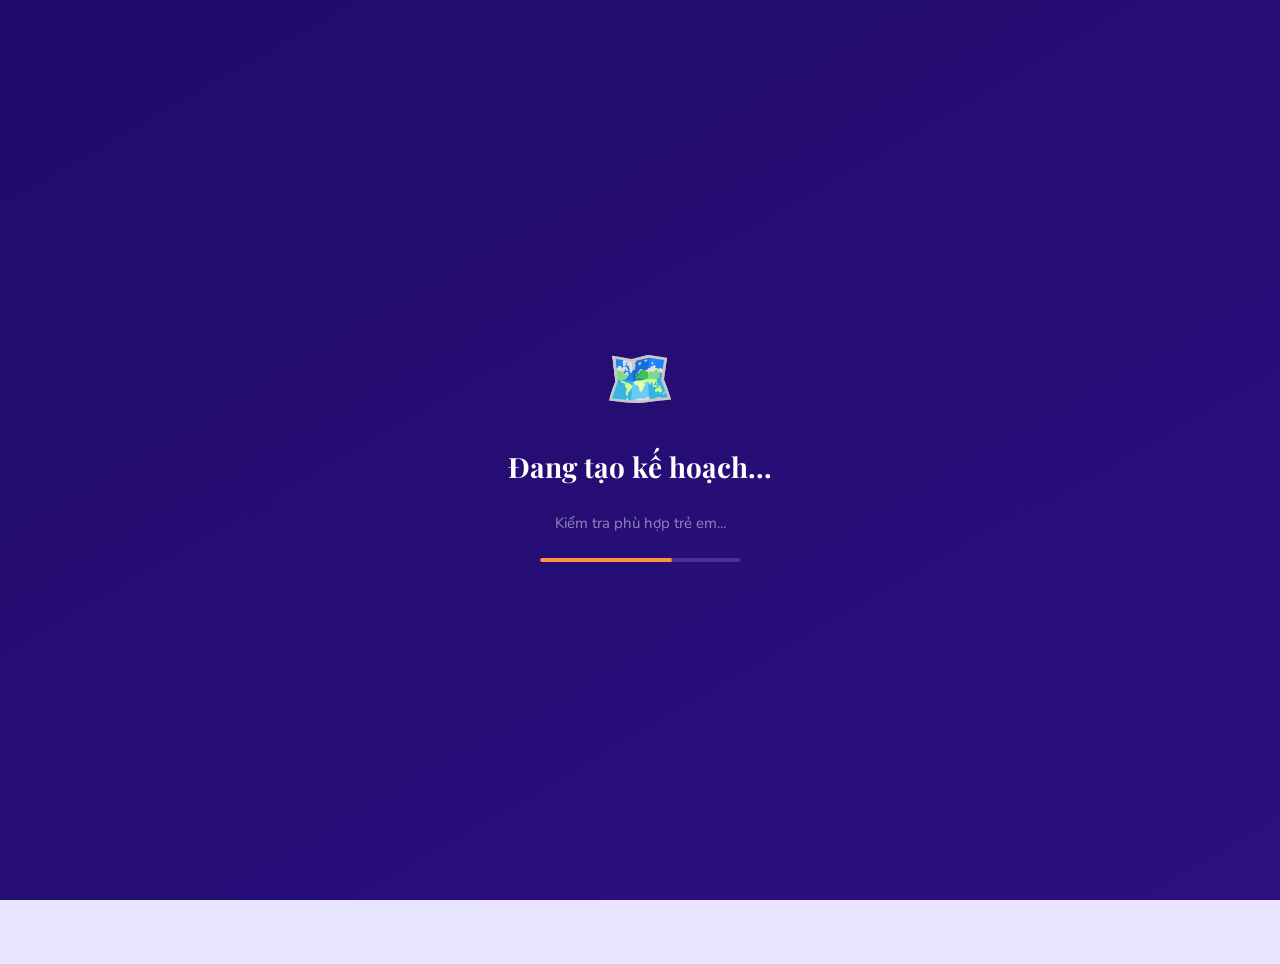
<file: step6.html>
<!DOCTYPE html>
<html lang="vi">
<head>
  <meta charset="UTF-8">
  <meta name="viewport" content="width=device-width, initial-scale=1.0, viewport-fit=cover">
  <title>Kế hoạch cuối cùng – LữHành</title>
  <link rel="stylesheet" href="styles.css">
  <style>
    /* Generating animation */
    .gen-overlay {
      position: fixed; inset: 0; z-index: 300;
      background: linear-gradient(150deg, var(--primary-950), #2d1080);
      display: flex; flex-direction: column;
      align-items: center; justify-content: center; gap: var(--s6);
    }
    .gen-logo { font-size: 56px; animation: pulse 1.5s infinite; }
    .gen-title { font-family: var(--font-display); font-size: 28px; color: white; font-weight: 700; }
    .gen-sub   { font-size: 15px; color: rgba(255,255,255,.5); }
    .gen-bar-wrap { width: 200px; height: 4px; background: rgba(255,255,255,.15); border-radius: var(--r-full); overflow: hidden; }
    .gen-bar { height: 100%; background: var(--accent-400); border-radius: var(--r-full); width: 0%; transition: width .3s ease; }

    /* Hero */
    .plan-hero {
      background: linear-gradient(150deg, var(--primary-950) 0%, #2d1080 60%, var(--primary-800) 100%);
      padding: var(--s8) var(--s5) var(--s6);
      position: relative; overflow: hidden;
    }
    .plan-hero::after {
      content: '';
      position: absolute; bottom: 0; left: 0; right: 0;
      height: 40px;
      background: var(--neutral-50);
      border-radius: 40px 40px 0 0;
    }
    .plan-hero-orb {
      position: absolute;
      border-radius: 50%;
      background: radial-gradient(circle, rgba(0,180,220,.18) 0%, transparent 70%);
      width: 280px; height: 280px;
      top: -60px; right: -60px;
      pointer-events: none;
    }
    .plan-hero-title {
      font-family: var(--font-display);
      font-size: 28px; font-weight: 900; color: white;
      position: relative; z-index: 1; line-height: 1.2;
    }
    .plan-hero-title em { color: var(--accent-400); font-style: normal; }
    .plan-hero-sub { font-size: 14px; color: rgba(255,255,255,.55); margin-top: var(--s2); position: relative; z-index: 1; }
    .plan-hero-meta {
      display: flex; gap: var(--s3); margin-top: var(--s4); flex-wrap: wrap;
      position: relative; z-index: 1;
    }
    .plan-hero-chip {
      padding: 6px 14px;
      background: rgba(255,255,255,.12);
      border-radius: var(--r-full);
      font-size: 13px; font-weight: 600; color: rgba(255,255,255,.85);
      backdrop-filter: blur(8px);
      border: 1px solid rgba(255,255,255,.1);
    }

    /* Map visual */
    .route-map {
      margin: var(--s4) var(--s5);
      background: linear-gradient(135deg,#e3f2fd 0%,#e8f5e9 50%,#fff8e1 100%);
      border-radius: var(--r-2xl);
      padding: var(--s4) var(--s5);
      position: relative;
      overflow: hidden;
      min-height: 140px;
    }
    .route-map::before {
      content: '';
      position: absolute; inset: 0;
      background: url("data:image/svg+xml,%3Csvg width='40' height='40' xmlns='http://www.w3.org/2000/svg'%3E%3Ccircle cx='1' cy='1' r='1' fill='%23c8d6e5' fill-opacity='.4'/%3E%3C/svg%3E") repeat;
    }
    .route-map-title { font-size: 12px; font-weight: 700; color: var(--neutral-500); text-transform: uppercase; letter-spacing: .05em; position: relative; z-index:1; }
    .route-path {
      display: flex; align-items: center; gap: var(--s2);
      margin-top: var(--s3); flex-wrap: wrap;
      position: relative; z-index: 1;
    }
    .route-node {
      display: flex; flex-direction: column; align-items: center; gap: 4px;
    }
    .route-node-dot {
      width: 36px; height: 36px;
      border-radius: 50%;
      background: var(--white);
      box-shadow: 0 2px 8px rgba(0,0,0,.12);
      display: flex; align-items: center; justify-content: center;
      font-size: 16px;
    }
    .route-node-dot.active { background: var(--primary-600); }
    .route-node-dot.active span { filter: brightness(0) invert(1); }
    .route-node-label { font-size: 11px; font-weight: 600; color: var(--neutral-600); text-align: center; max-width: 56px; }
    .route-arrow { color: var(--primary-400); font-size: 16px; }

    /* Day tabs */
    .day-tabs {
      display: flex; gap: var(--s2);
      padding: var(--s3) var(--s5);
      overflow-x: auto; scrollbar-width: none;
    }
    .day-tabs::-webkit-scrollbar { display: none; }
    .day-tab {
      flex-shrink: 0;
      padding: 8px 16px;
      border-radius: var(--r-full);
      font-size: 13px; font-weight: 700;
      background: var(--white);
      border: 1.5px solid var(--neutral-200);
      color: var(--neutral-500);
      transition: var(--t-fast);
    }
    .day-tab.active {
      background: var(--primary-600);
      border-color: var(--primary-600);
      color: var(--white);
      box-shadow: 0 3px 12px rgba(93,48,247,.3);
    }

    /* CTA buttons */
    .cta-row { display: flex; gap: var(--s3); }
    .cta-row .btn-primary,
    .cta-row .btn-secondary { flex: 1; }

    /* Share / Save */
    .action-row {
      display: flex; gap: var(--s3);
      padding: var(--s3) var(--s5);
    }
    .action-btn {
      flex: 1; padding: 10px var(--s3);
      border: 1.5px solid var(--neutral-200);
      border-radius: var(--r-xl);
      background: var(--white);
      font-size: 13px; font-weight: 700; color: var(--neutral-600);
      display: flex; align-items: center; justify-content: center; gap: var(--s2);
      transition: var(--t-fast);
    }
    .action-btn:hover { background: var(--primary-50); border-color: var(--primary-300); color: var(--primary-600); }

    /* Highlight card */
    .highlight-card {
      margin: 0 var(--s5) var(--s3);
      padding: var(--s4);
      background: linear-gradient(135deg, var(--primary-50), #ebfeff);
      border-radius: var(--r-xl);
      border: 1px solid var(--primary-100);
    }
    .highlight-title { font-size: 13px; font-weight: 700; color: var(--neutral-500); margin-bottom: var(--s2); }
    .highlight-tips { display: flex; flex-direction: column; gap: var(--s2); }
    .highlight-tip { display: flex; align-items: flex-start; gap: var(--s2); font-size: 13px; color: var(--neutral-600); }
    .highlight-tip span { flex-shrink: 0; }
  </style>
</head>
<body>
  <!-- Generating overlay -->
  <div class="gen-overlay" id="gen-overlay">
    <div class="gen-logo">🗺️</div>
    <div class="gen-title">Đang tạo kế hoạch...</div>
    <div class="gen-sub" id="gen-sub-text">Xây dựng timeline chi tiết</div>
    <div class="gen-bar-wrap"><div class="gen-bar" id="gen-bar"></div></div>
  </div>

  <div class="container" id="main-app" style="opacity:0">
    <div class="page-wrapper" style="padding-bottom:100px">

      <!-- Nav -->
      <nav class="top-nav">
        <a href="step5.html" class="btn-back">
          <svg viewBox="0 0 24 24" fill="none" stroke="currentColor" stroke-width="2.5"><path d="M15 19l-7-7 7-7"/></svg>
        </a>
        <span class="nav-title">Kế hoạch của bạn</span>
        <span class="nav-step">6/6</span>
      </nav>

      <div class="scroll-content">
        <!-- Hero -->
        <div class="plan-hero">
          <div class="plan-hero-orb"></div>
          <div class="plan-hero-title" id="hero-title">Ninh Bình <em>3 ngày</em></div>
          <div class="plan-hero-sub" id="hero-sub">Hành trình Thoải mái · Xe máy</div>
          <div class="plan-hero-meta" id="hero-meta"></div>
        </div>

        <!-- Stats -->
        <div class="stats-bar">
          <div class="stat-item">
            <div class="stat-val" id="stat-days">—</div>
            <div class="stat-label">Ngày</div>
          </div>
          <div class="stat-item">
            <div class="stat-val" id="stat-km">—</div>
            <div class="stat-label">Km</div>
          </div>
          <div class="stat-item">
            <div class="stat-val" id="stat-stops">—</div>
            <div class="stat-label">Điểm dừng</div>
          </div>
          <div class="stat-item">
            <div class="stat-val" id="stat-hours">—</div>
            <div class="stat-label">Giờ đi</div>
          </div>
        </div>

        <!-- Route Map -->
        <div class="route-map" id="route-map">
          <div class="route-map-title">🗺️ Sơ đồ hành trình</div>
          <div class="route-path" id="route-path"></div>
        </div>

        <!-- Action Row -->
        <div class="action-row">
          <button class="action-btn" onclick="shareTrip()"><span>📤</span> Chia sẻ</button>
          <button class="action-btn" onclick="saveTrip()"><span>💾</span> Lưu</button>
          <button class="action-btn" onclick="printTrip()"><span>🖨️</span> In</button>
        </div>

        <!-- Day Tabs -->
        <div class="day-tabs" id="day-tabs"></div>

        <!-- Timeline -->
        <div id="timeline-container"></div>

        <!-- Highlights -->
        <div class="highlight-card" id="tips-card">
          <div class="highlight-title">💡 Gợi ý cho chuyến đi</div>
          <div class="highlight-tips" id="tips-list"></div>
        </div>

        <div style="height:80px"></div>
      </div>

      <!-- Bottom CTA -->
      <div class="bottom-cta">
        <div class="cta-row">
          <a href="index.html" class="btn-secondary" style="display:flex;align-items:center;justify-content:center;gap:8px;text-decoration:none">
            🏠 Trang chủ
          </a>
          <button class="btn-primary" onclick="saveTrip()">
            💾 Lưu chuyến đi
          </button>
        </div>
      </div>
    </div>
  </div>

  <script>
    const state = JSON.parse(sessionStorage.getItem('tripState') || '{}');

    // Simulate generation
    const genTexts = [
      'Xây dựng timeline chi tiết...',
      'Tính ETA từng chặng...',
      'Gợi ý điểm nghỉ giải lao...',
      'Kiểm tra phù hợp trẻ em...',
      'Hoàn thiện kế hoạch ✨'
    ];
    const bar = document.getElementById('gen-bar');
    const subText = document.getElementById('gen-sub-text');
    let prog = 0;
    const genInterval = setInterval(() => {
      prog += 22;
      bar.style.width = Math.min(prog, 100) + '%';
      if (prog < 110) subText.textContent = genTexts[Math.min(Math.floor(prog/22), genTexts.length-1)];
    }, 400);

    setTimeout(() => {
      clearInterval(genInterval);
      bar.style.width = '100%';
      setTimeout(() => {
        document.getElementById('gen-overlay').style.opacity = '0';
        document.getElementById('gen-overlay').style.transition = 'opacity .5s ease';
        setTimeout(() => {
          document.getElementById('gen-overlay').style.display = 'none';
          const app = document.getElementById('main-app');
          app.style.opacity = '1';
          app.style.transition = 'opacity .5s ease';
          buildPlan();
        }, 500);
      }, 300);
    }, 2500);

    // Time helpers
    function addMinutes(hhmm, mins) {
      const [h, m] = hhmm.split(':').map(Number);
      const total = h * 60 + m + mins;
      return `${String(Math.floor(total/60)).padStart(2,'0')}:${String(total%60).padStart(2,'0')}`;
    }

    const VEHICLE_KMH = { 'xe-may': 45, 'oto': 70, 'tau': 60, 'may-bay': 200 };
    const DEST_KM     = { 'Ninh Bình': 96, 'Huế': 658, 'Quảng Bình': 500, 'Nghệ An': 290, 'Hà Tĩnh': 340 };
    const TIPS_DB = {
      'Ninh Bình': ['🌿 Đi thuyền Tràng An nên đặt vé sớm, đặc biệt cuối tuần','⛰️ Hang Múa leo 500 bậc thang, mang giày thể thao','🚗 Nên đi xe máy để di chuyển linh hoạt giữa các điểm'],
      'Huế': ['🏯 Đại Nội nên đi sáng sớm trước 9h để tránh nắng','🍜 Ăn thử bún bò Huế và cơm hến chính gốc','🛥️ Thuê xe đạp điện để khám phá các lăng tẩm'],
      'default': ['💧 Mang đủ nước uống, đặc biệt mùa hè','🧴 Dùng kem chống nắng SPF 50+ cho ngày dài ngoài trời','📱 Tải bản đồ offline trước khi đi']
    };

    function getTips() {
      const to = state.to || '';
      for (const [k,v] of Object.entries(TIPS_DB)) {
        if (k !== 'default' && to.toLowerCase().includes(k.toLowerCase())) return v;
      }
      return TIPS_DB.default;
    }

    function getKm() {
      const to = state.to || '';
      for (const [k,v] of Object.entries(DEST_KM)) {
        if (to.toLowerCase().includes(k.toLowerCase())) return v;
      }
      return 150;
    }

    let activeDay = 1;

    function buildPlan() {
      const days   = state.days || 3;
      const itinerary = state.itinerary || [];
      const vehicle   = state.vehicle || 'xe-may';
      const km = getKm();
      const speed = VEHICLE_KMH[vehicle] || 50;
      const driveHours = Math.round(km / speed * 10) / 10;

      // Count total stops
      let totalStops = 0;
      itinerary.forEach(d => { totalStops += d.items.filter(i => !['Xuất phát','Về nhà','Ăn trưa'].some(x => i.name.includes(x))).length; });

      // Hero
      document.getElementById('hero-title').innerHTML = `${state.to || 'Ninh Bình'} <em>${days} ngày</em>`;
      document.getElementById('hero-sub').textContent = `Hành trình ${
        state.optionType === 'thoatmai' ? 'Thoải mái' :
        state.optionType === 'khampha'  ? 'Khám phá' : 'Chill'
      } · ${vehicle === 'xe-may' ? 'Xe máy' : vehicle === 'oto' ? 'Ô tô' : vehicle === 'tau' ? 'Tàu hỏa' : 'Máy bay'}`;

      const chips = [
        `✈️ ${state.from || 'Hà Nội'} → ${state.to || 'Ninh Bình'}`,
        `👥 ${state.adults || 2} người lớn${state.children ? ` + ${state.children} trẻ em` : ''}`,
      ];
      document.getElementById('hero-meta').innerHTML = chips.map(c => `<span class="plan-hero-chip">${c}</span>`).join('');

      // Stats
      document.getElementById('stat-days').textContent  = days;
      document.getElementById('stat-km').textContent    = km;
      document.getElementById('stat-stops').textContent = totalStops || (days * 3);
      document.getElementById('stat-hours').textContent = driveHours + 'h';

      // Route path
      const routePath = document.getElementById('route-path');
      const mainStops = itinerary.length > 0
        ? [{ icon:'📍', name: state.from || 'Hà Nội' }].concat(
            itinerary.slice(0,3).map(d => {
              const poi = d.items.find(i => !i.fixed && i.type !== 'Ăn uống' && i.type !== 'Lưu trú');
              return { icon: poi?.icon || '📍', name: poi?.name || `Ngày ${d.dayNum}` };
            })
          ).concat([{ icon:'🏁', name: state.to || 'Ninh Bình' }])
        : [
            { icon:'📍', name: state.from || 'Hà Nội' },
            { icon:'⛩️', name: 'Tràng An' },
            { icon:'🏔️', name: 'Hang Múa' },
            { icon:'🏁', name: state.to || 'Ninh Bình' },
          ];

      routePath.innerHTML = mainStops.map((s,i) => `
        <div class="route-node">
          <div class="route-node-dot ${i === 0 || i === mainStops.length-1 ? 'active' : ''}">
            <span>${s.icon}</span>
          </div>
          <div class="route-node-label">${s.name}</div>
        </div>
        ${i < mainStops.length - 1 ? '<span class="route-arrow">→</span>' : ''}
      `).join('');

      // Day tabs
      const tabsEl = document.getElementById('day-tabs');
      tabsEl.innerHTML = '';
      for (let d = 1; d <= days; d++) {
        const tab = document.createElement('button');
        tab.className = 'day-tab' + (d === 1 ? ' active' : '');
        tab.textContent = `Ngày ${d}`;
        tab.onclick = () => showDay(d);
        tabsEl.appendChild(tab);
      }

      // Timeline
      showDay(1);

      // Tips
      const tips = getTips();
      document.getElementById('tips-list').innerHTML = tips.map(t => `
        <div class="highlight-tip"><span>${t.slice(0,2)}</span><div>${t.slice(2).trim()}</div></div>
      `).join('');
    }

    function showDay(dayNum) {
      activeDay = dayNum;
      document.querySelectorAll('.day-tab').forEach((t, i) => t.classList.toggle('active', i + 1 === dayNum));

      const container = document.getElementById('timeline-container');
      container.innerHTML = '';

      const state2 = JSON.parse(sessionStorage.getItem('tripState') || '{}');
      const itinerary = state2.itinerary || [];
      const day = itinerary.find(d => d.dayNum === dayNum);

      if (!day) {
        // fallback demo
        renderDemoDay(dayNum, container);
        return;
      }

      // Header
      const totalDayKm = Math.round(getKm() / (state2.days || 3));
      container.innerHTML = `
        <div class="timeline-day-header">
          <div class="day-dot">${dayNum}</div>
          <span class="day-label">Ngày ${dayNum} • ${new Date(Date.now() + (dayNum-1)*86400000).toLocaleDateString('vi-VN',{weekday:'long',day:'numeric',month:'numeric'})}</span>
          <span class="day-km">${totalDayKm} km</span>
        </div>
      `;

      const list = document.createElement('div');
      list.className = 'timeline-list';

      const DURATIONS = { 'Di tích - Thuyền':90,'Núi đá - Ngắm cảnh':60,'Sông - Thuyền':90,'Chùa - Tâm linh':45,'Rừng quốc gia':120,'Hang động':60,'Cố đô - Lịch sử':90,'Chùa - Tâm linh':45,'Đầm - Thiên nhiên':60,'Lăng tẩm - Lịch sử':75,'Chợ - Ẩm thực':45,'Đầm phá - Du thuyền':90,'Ăn uống':60,'Lưu trú':30 };
      const DRIVE_BETWEEN = 30;

      let currentTime = '07:30';

      day.items.forEach(item => {
        const dur = DURATIONS[item.type] || 45;
        const dotType = item.type === 'Ăn uống' ? 'eat' : item.fixed ? 'start' : 'stop';

        const row = document.createElement('div');
        row.className = 'timeline-item fade-up';
        row.innerHTML = `
          <div class="tl-time">${currentTime}</div>
          <div class="tl-dot-wrap">
            <div class="tl-dot ${dotType}">${item.icon}</div>
          </div>
          <div class="tl-card">
            <div class="tl-card-title">${item.name}</div>
            <div class="tl-card-sub">${item.type}${dur ? ` · ~${dur} phút` : ''}</div>
            ${buildTlTags(item)}
          </div>
        `;
        list.appendChild(row);

        currentTime = addMinutes(currentTime, dur + DRIVE_BETWEEN);
      });

      container.appendChild(list);
    }

    function buildTlTags(item) {
      const tags = [];
      if (item.name.includes('Tràng An') || item.name.includes('Hang Múa')) tags.push({ cls:'green', text:'✓ Phù hợp trẻ em' });
      if (item.type === 'Ăn uống') tags.push({ cls:'orange', text:'🍜 Ăn uống' });
      if (item.name.includes('biển') || item.name.includes('Biển')) tags.push({ cls:'blue', text:'🌊 Tắm biển' });
      if (!tags.length) return '';
      return `<div class="tl-card-tags">${tags.map(t => `<span class="tl-tag ${t.cls}">${t.text}</span>`).join('')}</div>`;
    }

    function renderDemoDay(dayNum, container) {
      const demoItems = [
        { time:'07:30', icon:'🚗', name:'Xuất phát', sub:'Khởi hành từ khách sạn', dot:'start', tags:'' },
        { time:'09:00', icon:'⛩️', name:'Tràng An', sub:'Di tích - Thuyền · ~90 phút', dot:'stop', tags:'<div class="tl-card-tags"><span class="tl-tag green">✓ Phù hợp trẻ em</span></div>' },
        { time:'11:00', icon:'🏔️', name:'Hang Múa', sub:'Núi đá - Leo bộ · ~60 phút', dot:'stop', tags:'' },
        { time:'12:30', icon:'🍽️', name:'Ăn trưa', sub:'Cơm niêu Ninh Bình · ~60 phút', dot:'eat', tags:'<div class="tl-card-tags"><span class="tl-tag orange">🍜 Đặc sản địa phương</span></div>' },
        { time:'14:00', icon:'🛕', name:'Chùa Bái Đính', sub:'Chùa - Tâm linh · ~45 phút', dot:'stop', tags:'' },
        { time:'17:00', icon:'🏨', name:'Nhận phòng', sub:'Khách sạn - Nghỉ ngơi', dot:'start', tags:'' },
      ];

      const km = Math.round(getKm() / (state.days || 3));
      container.innerHTML = `
        <div class="timeline-day-header">
          <div class="day-dot">${dayNum}</div>
          <span class="day-label">Ngày ${dayNum}</span>
          <span class="day-km">${km} km</span>
        </div>
      `;
      const list = document.createElement('div');
      list.className = 'timeline-list';
      demoItems.forEach(it => {
        const row = document.createElement('div');
        row.className = 'timeline-item';
        row.innerHTML = `
          <div class="tl-time">${it.time}</div>
          <div class="tl-dot-wrap"><div class="tl-dot ${it.dot}">${it.icon}</div></div>
          <div class="tl-card">
            <div class="tl-card-title">${it.name}</div>
            <div class="tl-card-sub">${it.sub}</div>
            ${it.tags}
          </div>
        `;
        list.appendChild(row);
      });
      container.appendChild(list);
    }

    function addMinutes(hhmm, mins) {
      const [h, m] = hhmm.split(':').map(Number);
      const total  = h * 60 + m + mins;
      return `${String(Math.floor(total/60) % 24).padStart(2,'0')}:${String(total%60).padStart(2,'0')}`;
    }

    function shareTrip() {
      if (navigator.share) {
        navigator.share({ title: 'Kế hoạch du lịch LữHành', text: `Hành trình ${state.days || 3} ngày đến ${state.to || 'Ninh Bình'}` });
      } else {
        alert('Link đã được copy vào clipboard! 🎉');
      }
    }

    function saveTrip() {
      const trips = JSON.parse(localStorage.getItem('savedTrips') || '[]');
      trips.push({ ...state, savedAt: Date.now() });
      localStorage.setItem('savedTrips', JSON.stringify(trips));
      const btn = event.target;
      btn.textContent = '✅ Đã lưu!';
      setTimeout(() => btn.textContent = '💾 Lưu chuyến đi', 2000);
    }

    function printTrip() { window.print(); }
  </script>
</body>
</html>
</file>
<file: styles.css>
@import url('https://fonts.googleapis.com/css2?family=Playfair+Display:ital,wght@0,700;0,900;1,700&family=Nunito:wght@400;500;600;700&display=swap');

/* ─── Design Tokens ─────────────────────────────────────────── */
:root {
  /* Primary */
  --primary-50:  #f3f2ff;
  --primary-100: #e9e8ff;
  --primary-200: #d5d4ff;
  --primary-500: #7b61ff;
  --primary-600: #5d30f7;
  --primary-700: #4f1ee3;
  --primary-800: #4218bf;
  --primary-950: #200b6a;

  /* Secondary (Cyan) */
  --secondary-500: #00b4dc;
  --secondary-600: #018eb9;

  /* Accent (Orange) */
  --accent-400:  #ff9337;
  --accent-500:  #ff7e21;
  --accent-600:  #f05806;

  /* Neutral */
  --neutral-50:  #f9fafb;
  --neutral-100: #f3f4f6;
  --neutral-200: #e5e7eb;
  --neutral-300: #d1d5db;
  --neutral-400: #9ca3af;
  --neutral-500: #6b7280;
  --neutral-600: #4b5563;
  --neutral-700: #374151;
  --neutral-800: #1f2937;
  --neutral-900: #111827;
  --white: #ffffff;

  /* Semantic */
  --success:  #27ae60;
  --danger:   #eb5757;
  --warning:  #ee7921;
  --info:     #2f80ed;

  /* Spacing */
  --s1: 4px; --s2: 8px; --s3: 12px; --s4: 16px;
  --s5: 20px; --s6: 24px; --s7: 28px; --s8: 32px;
  --s10: 40px; --s12: 48px; --s16: 64px;

  /* Radius */
  --r-sm: 4px; --r-md: 8px; --r-lg: 12px; --r-xl: 16px; --r-2xl: 24px; --r-full: 9999px;

  /* Shadow */
  --shadow-sm: 0 1px 3px rgba(0,0,0,.05), 0 2px 6px rgba(0,0,0,.08);
  --shadow-md: 0 4px 6px -2px rgba(0,0,0,.05), 0 12px 16px -4px rgba(0,0,0,.08);
  --shadow-lg: 0 15px 48px -12px rgba(93,48,247,.18);

  /* Typography */
  --font-display: 'Playfair Display', Georgia, serif;
  --font-body:    'Nunito', system-ui, sans-serif;

  /* Transitions */
  --t-fast: 150ms ease;
  --t-base: 250ms ease;
  --t-slow: 400ms ease;
}

/* ─── Reset & Base ──────────────────────────────────────────── */
*, *::before, *::after { box-sizing: border-box; margin: 0; padding: 0; }

html { font-size: 16px; -webkit-text-size-adjust: 100%; }

body {
  font-family: var(--font-body);
  background: var(--neutral-50);
  color: var(--neutral-900);
  line-height: 1.5;
  min-height: 100vh;
}

a { color: inherit; text-decoration: none; }

button {
  cursor: pointer;
  font-family: var(--font-body);
  border: none;
  background: none;
}

img { display: block; max-width: 100%; }

/* ─── Typography Scale ──────────────────────────────────────── */
.display-1 { font-family: var(--font-display); font-size: 56px; line-height: 72px; font-weight: 900; }
.display-2 { font-family: var(--font-display); font-size: 44px; line-height: 56px; font-weight: 700; }
.header-1  { font-family: var(--font-display); font-size: 36px; line-height: 44px; font-weight: 700; }
.header-2  { font-size: 32px; line-height: 40px; font-weight: 700; }
.header-3  { font-size: 28px; line-height: 36px; font-weight: 700; }
.title-1   { font-size: 24px; line-height: 32px; font-weight: 600; }
.title-2   { font-size: 20px; line-height: 28px; font-weight: 600; }
.title-3   { font-size: 18px; line-height: 26px; font-weight: 600; }
.body-1    { font-size: 17px; line-height: 24px; }
.body-2    { font-size: 16px; line-height: 24px; }
.body-3    { font-size: 15px; line-height: 22px; }
.body-4    { font-size: 14px; line-height: 20px; }
.label-1   { font-size: 13px; line-height: 18px; }
.label-2   { font-size: 11px; line-height: 16px; letter-spacing: 0.04em; }

/* ─── Layout ────────────────────────────────────────────────── */
.container { width: 100%; max-width: 480px; margin: 0 auto; }
.page-wrapper {
  min-height: 100vh;
  display: flex;
  flex-direction: column;
  padding-bottom: 80px;
}

/* ─── Top Nav ───────────────────────────────────────────────── */
.top-nav {
  position: sticky;
  top: 0;
  z-index: 100;
  background: rgba(249,250,251,0.9);
  backdrop-filter: blur(16px);
  border-bottom: 1px solid var(--neutral-200);
  padding: var(--s4) var(--s5);
  display: flex;
  align-items: center;
  gap: var(--s3);
}

.btn-back {
  width: 36px; height: 36px;
  border-radius: var(--r-full);
  background: var(--white);
  border: 1px solid var(--neutral-200);
  display: flex; align-items: center; justify-content: center;
  box-shadow: var(--shadow-sm);
  transition: var(--t-fast);
  flex-shrink: 0;
}
.btn-back:hover { background: var(--primary-50); border-color: var(--primary-200); }
.btn-back svg { width: 18px; height: 18px; color: var(--neutral-700); }

.nav-title { font-size: 17px; font-weight: 700; color: var(--neutral-900); flex: 1; }
.nav-step  { font-size: 13px; color: var(--neutral-400); font-weight: 500; }

/* ─── Progress Bar ──────────────────────────────────────────── */
.progress-bar-wrap {
  padding: var(--s3) var(--s5) 0;
  display: flex;
  gap: var(--s2);
}
.progress-segment {
  height: 3px;
  flex: 1;
  border-radius: var(--r-full);
  background: var(--neutral-200);
  overflow: hidden;
}
.progress-segment.active { background: var(--primary-500); }
.progress-segment.done   { background: var(--primary-700); }

/* ─── Primary Button ────────────────────────────────────────── */
.btn-primary {
  width: 100%;
  padding: 14px var(--s6);
  background: var(--primary-600);
  color: var(--white);
  font-size: 16px;
  font-weight: 700;
  border-radius: var(--r-xl);
  transition: var(--t-base);
  box-shadow: 0 4px 16px rgba(93,48,247,.35);
  display: flex;
  align-items: center;
  justify-content: center;
  gap: var(--s2);
}
.btn-primary:hover  { background: var(--primary-700); transform: translateY(-1px); box-shadow: 0 6px 20px rgba(93,48,247,.4); }
.btn-primary:active { transform: translateY(0); }
.btn-primary:disabled { background: var(--neutral-300); color: var(--neutral-500); box-shadow: none; cursor: not-allowed; transform: none; }

.btn-secondary {
  width: 100%;
  padding: 13px var(--s6);
  background: var(--white);
  color: var(--primary-600);
  font-size: 16px;
  font-weight: 700;
  border-radius: var(--r-xl);
  border: 1.5px solid var(--primary-200);
  transition: var(--t-base);
}
.btn-secondary:hover { background: var(--primary-50); border-color: var(--primary-500); }

/* ─── Bottom CTA ────────────────────────────────────────────── */
.bottom-cta {
  position: fixed;
  bottom: 0; left: 0; right: 0;
  z-index: 50;
  background: rgba(249,250,251,0.95);
  backdrop-filter: blur(12px);
  border-top: 1px solid var(--neutral-200);
  padding: var(--s4) var(--s5);
  padding-bottom: max(var(--s4), env(safe-area-inset-bottom));
}

/* ─── Section Header ─────────────────────────────────────────── */
.section-header {
  padding: var(--s6) var(--s5) var(--s3);
}
.section-header h2 { font-size: 20px; font-weight: 700; color: var(--neutral-900); }
.section-header p  { font-size: 14px; color: var(--neutral-500); margin-top: 2px; }

/* ─── Choice Card Grid ──────────────────────────────────────── */
.choice-grid {
  display: grid;
  grid-template-columns: 1fr 1fr;
  gap: var(--s3);
  padding: 0 var(--s5);
}
.choice-grid.single-col { grid-template-columns: 1fr; }

.choice-card {
  position: relative;
  padding: var(--s4);
  background: var(--white);
  border: 1.5px solid var(--neutral-200);
  border-radius: var(--r-xl);
  cursor: pointer;
  transition: var(--t-base);
  display: flex;
  flex-direction: column;
  gap: var(--s2);
  box-shadow: var(--shadow-sm);
}
.choice-card:hover { border-color: var(--primary-300); box-shadow: 0 4px 20px rgba(93,48,247,.12); transform: translateY(-1px); }
.choice-card.selected {
  border-color: var(--primary-500);
  background: var(--primary-50);
  box-shadow: 0 4px 20px rgba(93,48,247,.18);
}
.choice-card .card-icon { font-size: 28px; }
.choice-card .card-label { font-size: 14px; font-weight: 700; color: var(--neutral-800); }
.choice-card .card-desc  { font-size: 12px; color: var(--neutral-400); }
.choice-card .check-mark {
  position: absolute; top: var(--s2); right: var(--s2);
  width: 20px; height: 20px;
  border-radius: var(--r-full);
  background: var(--primary-600);
  display: none;
  align-items: center; justify-content: center;
}
.choice-card.selected .check-mark { display: flex; }
.check-mark svg { width: 12px; height: 12px; color: white; }

/* ─── Input Field ───────────────────────────────────────────── */
.field-wrap { padding: var(--s2) var(--s5); }
.field-label { font-size: 13px; font-weight: 600; color: var(--neutral-600); margin-bottom: var(--s2); display: block; }
.field-input {
  width: 100%;
  padding: 12px var(--s4);
  background: var(--white);
  border: 1.5px solid var(--neutral-200);
  border-radius: var(--r-lg);
  font-size: 15px;
  font-family: var(--font-body);
  color: var(--neutral-900);
  transition: var(--t-fast);
  outline: none;
}
.field-input:focus { border-color: var(--primary-500); box-shadow: 0 0 0 3px rgba(123,97,255,.15); }
.field-input::placeholder { color: var(--neutral-400); }

.field-select {
  width: 100%;
  padding: 12px var(--s4);
  background: var(--white);
  border: 1.5px solid var(--neutral-200);
  border-radius: var(--r-lg);
  font-size: 15px;
  font-family: var(--font-body);
  color: var(--neutral-900);
  cursor: pointer;
  transition: var(--t-fast);
  outline: none;
  appearance: none;
  background-image: url("data:image/svg+xml,%3Csvg xmlns='http://www.w3.org/2000/svg' viewBox='0 0 24 24' fill='none' stroke='%236b7280' stroke-width='2'%3E%3Cpath d='M6 9l6 6 6-6'/%3E%3C/svg%3E");
  background-repeat: no-repeat;
  background-position: right 12px center;
  background-size: 18px;
}
.field-select:focus { border-color: var(--primary-500); box-shadow: 0 0 0 3px rgba(123,97,255,.15); }

/* ─── Counter ───────────────────────────────────────────────── */
.counter-row {
  display: flex;
  align-items: center;
  justify-content: space-between;
  padding: var(--s4) var(--s5);
  background: var(--white);
  border-bottom: 1px solid var(--neutral-100);
}
.counter-info .counter-label { font-size: 15px; font-weight: 600; color: var(--neutral-800); }
.counter-info .counter-sub   { font-size: 12px; color: var(--neutral-400); }
.counter-ctrl {
  display: flex; align-items: center; gap: var(--s3);
}
.counter-btn {
  width: 32px; height: 32px;
  border-radius: var(--r-full);
  border: 1.5px solid var(--neutral-300);
  display: flex; align-items: center; justify-content: center;
  font-size: 18px; font-weight: 700; color: var(--neutral-700);
  transition: var(--t-fast);
}
.counter-btn:hover { background: var(--primary-50); border-color: var(--primary-400); color: var(--primary-600); }
.counter-btn:disabled { opacity: .35; cursor: not-allowed; }
.counter-val { font-size: 17px; font-weight: 700; color: var(--neutral-900); min-width: 24px; text-align: center; }

/* ─── Option Cards ──────────────────────────────────────────── */
.option-card {
  margin: 0 var(--s5) var(--s4);
  background: var(--white);
  border: 2px solid var(--neutral-200);
  border-radius: var(--r-2xl);
  overflow: hidden;
  cursor: pointer;
  transition: var(--t-base);
  box-shadow: var(--shadow-sm);
}
.option-card:hover  { border-color: var(--primary-300); transform: translateY(-2px); box-shadow: var(--shadow-lg); }
.option-card.active { border-color: var(--primary-600); }

.option-card-hero {
  height: 160px;
  position: relative;
  overflow: hidden;
}
.option-card-hero .hero-bg {
  width: 100%; height: 100%;
  display: flex; align-items: center; justify-content: center;
  font-size: 64px;
}
.option-badge {
  position: absolute; top: var(--s3); left: var(--s3);
  padding: 3px var(--s2);
  border-radius: var(--r-full);
  font-size: 11px; font-weight: 700;
  letter-spacing: .04em; text-transform: uppercase;
}
.badge-thoatmai  { background: #e0f7fa; color: #006064; }
.badge-khampha   { background: #e8f5e9; color: #1b5e20; }
.badge-chill     { background: #fff8e1; color: #e65100; }

.option-card-body { padding: var(--s4); }
.option-card-title { font-size: 17px; font-weight: 700; margin-bottom: 4px; }
.option-card-meta  {
  display: flex; gap: var(--s3); flex-wrap: wrap; margin-bottom: var(--s3);
}
.meta-chip {
  display: flex; align-items: center; gap: 4px;
  font-size: 12px; color: var(--neutral-500); background: var(--neutral-100);
  padding: 3px var(--s2); border-radius: var(--r-full);
}
.option-card-stops {
  display: flex; gap: var(--s2); flex-wrap: wrap;
}
.stop-chip {
  font-size: 11px; font-weight: 600;
  padding: 2px var(--s2);
  border-radius: var(--r-full);
  background: var(--primary-50); color: var(--primary-700);
  border: 1px solid var(--primary-100);
}

/* ─── Timeline ──────────────────────────────────────────────── */
.timeline-day-header {
  padding: var(--s3) var(--s5);
  background: var(--neutral-100);
  display: flex; align-items: center; gap: var(--s3);
}
.day-dot {
  width: 28px; height: 28px;
  border-radius: var(--r-full);
  background: var(--primary-600);
  color: white;
  font-size: 12px; font-weight: 700;
  display: flex; align-items: center; justify-content: center;
  flex-shrink: 0;
}
.timeline-day-header .day-label { font-size: 14px; font-weight: 700; color: var(--neutral-700); }
.timeline-day-header .day-km    { font-size: 12px; color: var(--neutral-400); margin-left: auto; }

.timeline-list { padding: var(--s3) var(--s5); display: flex; flex-direction: column; gap: 0; }

.timeline-item {
  display: flex;
  gap: var(--s3);
  position: relative;
}
.timeline-item::before {
  content: '';
  position: absolute;
  left: 31px; top: 28px;
  width: 2px;
  bottom: 0;
  background: var(--neutral-200);
}
.timeline-item:last-child::before { display: none; }

.tl-time {
  font-size: 13px; font-weight: 700; color: var(--neutral-400);
  min-width: 44px;
  padding-top: 6px;
}
.tl-dot-wrap {
  display: flex; flex-direction: column; align-items: center;
  gap: 0; flex-shrink: 0;
  z-index: 1;
}
.tl-dot {
  width: 20px; height: 20px;
  border-radius: var(--r-full);
  background: var(--white);
  border: 2.5px solid var(--primary-400);
  margin-top: 4px;
  display: flex; align-items: center; justify-content: center;
  font-size: 10px;
  flex-shrink: 0;
}
.tl-dot.start  { background: var(--primary-600); border-color: var(--primary-600); }
.tl-dot.stop   { background: var(--secondary-500); border-color: var(--secondary-500); }
.tl-dot.eat    { background: var(--accent-500); border-color: var(--accent-500); }

.tl-card {
  flex: 1;
  background: var(--white);
  border: 1px solid var(--neutral-200);
  border-radius: var(--r-xl);
  padding: var(--s3) var(--s4);
  margin-bottom: var(--s3);
  box-shadow: var(--shadow-sm);
}
.tl-card-title { font-size: 15px; font-weight: 700; color: var(--neutral-900); margin-bottom: 2px; }
.tl-card-sub   { font-size: 12px; color: var(--neutral-400); }
.tl-card-tags  { display: flex; gap: var(--s2); margin-top: var(--s2); flex-wrap: wrap; }
.tl-tag {
  font-size: 11px; font-weight: 600;
  padding: 2px 8px; border-radius: var(--r-full);
  background: var(--neutral-100); color: var(--neutral-500);
}
.tl-tag.green  { background: #e8f5e9; color: #2e7d32; }
.tl-tag.blue   { background: #e3f2fd; color: #1565c0; }
.tl-tag.orange { background: #fff3e0; color: #e65100; }

/* ─── Stats Bar ─────────────────────────────────────────────── */
.stats-bar {
  display: flex;
  background: var(--white);
  border-bottom: 1px solid var(--neutral-200);
  padding: var(--s4) var(--s5);
  gap: 0;
}
.stat-item {
  flex: 1;
  text-align: center;
  border-right: 1px solid var(--neutral-200);
}
.stat-item:last-child { border-right: none; }
.stat-val  { font-size: 18px; font-weight: 800; color: var(--primary-600); }
.stat-label { font-size: 11px; color: var(--neutral-400); margin-top: 1px; }

/* ─── Map Placeholder ───────────────────────────────────────── */
.map-visual {
  margin: var(--s4) var(--s5);
  background: linear-gradient(135deg, #e8f0fe 0%, #e3f2fd 50%, #e8f5e9 100%);
  border-radius: var(--r-2xl);
  padding: var(--s6);
  position: relative;
  overflow: hidden;
  min-height: 180px;
  display: flex; flex-direction: column; justify-content: flex-end;
}
.map-visual::before {
  content: '';
  position: absolute; inset: 0;
  background-image: radial-gradient(circle at 20% 30%, rgba(93,48,247,.08) 0%, transparent 60%),
                    radial-gradient(circle at 80% 70%, rgba(0,180,220,.08) 0%, transparent 60%);
}
.map-route-svg {
  position: absolute; inset: 0;
  width: 100%; height: 100%;
}
.map-label {
  position: relative;
  font-size: 13px; font-weight: 700; color: var(--neutral-600);
}

/* ─── Animations ────────────────────────────────────────────── */
@keyframes fadeUp {
  from { opacity: 0; transform: translateY(16px); }
  to   { opacity: 1; transform: translateY(0); }
}
@keyframes pulse {
  0%, 100% { transform: scale(1); }
  50% { transform: scale(1.06); }
}
@keyframes spin {
  to { transform: rotate(360deg); }
}
@keyframes dotBounce {
  0%, 100% { transform: translateY(0); }
  50% { transform: translateY(-6px); }
}

.fade-up { animation: fadeUp var(--t-slow) both; }
.fade-up-1 { animation-delay: .05s; }
.fade-up-2 { animation-delay: .10s; }
.fade-up-3 { animation-delay: .15s; }
.fade-up-4 { animation-delay: .20s; }
.fade-up-5 { animation-delay: .25s; }

/* ─── Loading Screen ─────────────────────────────────────────── */
.loading-screen {
  display: flex; flex-direction: column;
  align-items: center; justify-content: center;
  min-height: 60vh;
  gap: var(--s6);
}
.loading-icon { font-size: 48px; animation: pulse 1.5s infinite; }
.loading-dots { display: flex; gap: var(--s2); }
.loading-dot {
  width: 8px; height: 8px;
  border-radius: var(--r-full);
  background: var(--primary-500);
  animation: dotBounce .7s ease-in-out infinite;
}
.loading-dot:nth-child(2) { animation-delay: .15s; background: var(--secondary-500); }
.loading-dot:nth-child(3) { animation-delay: .30s; background: var(--accent-500); }
.loading-text { font-size: 16px; font-weight: 600; color: var(--neutral-600); }

/* ─── Splash Screen ─────────────────────────────────────────── */
.splash {
  min-height: 100vh;
  background: linear-gradient(150deg, var(--primary-950) 0%, #2d1080 50%, var(--primary-800) 100%);
  display: flex; flex-direction: column; align-items: center; justify-content: center;
  position: relative; overflow: hidden;
  padding: var(--s6);
  text-align: center;
}
.splash-orb {
  position: absolute;
  border-radius: var(--r-full);
  pointer-events: none;
}
.splash-orb-1 {
  width: 320px; height: 320px;
  background: radial-gradient(circle, rgba(0,180,220,.2) 0%, transparent 70%);
  top: -80px; right: -80px;
  animation: pulse 4s ease-in-out infinite;
}
.splash-orb-2 {
  width: 240px; height: 240px;
  background: radial-gradient(circle, rgba(255,126,33,.15) 0%, transparent 70%);
  bottom: 60px; left: -60px;
  animation: pulse 5s ease-in-out infinite reverse;
}
.splash-logo { font-size: 56px; margin-bottom: var(--s4); animation: fadeUp .8s both; }
.splash-brand {
  font-family: var(--font-display);
  font-size: 40px; font-weight: 900;
  color: var(--white);
  animation: fadeUp .8s .1s both;
  line-height: 1.1;
}
.splash-brand em { color: var(--accent-400); font-style: normal; }
.splash-tagline {
  font-size: 16px; color: rgba(255,255,255,.65);
  margin-top: var(--s3);
  animation: fadeUp .8s .2s both;
}
.splash-cta {
  margin-top: var(--s12);
  width: 100%; max-width: 320px;
  padding: 16px var(--s8);
  background: var(--white);
  color: var(--primary-800);
  font-size: 17px; font-weight: 800;
  border-radius: var(--r-2xl);
  box-shadow: 0 8px 32px rgba(0,0,0,.3);
  animation: fadeUp .8s .4s both;
  transition: var(--t-base);
  display: flex; align-items: center; justify-content: center; gap: var(--s3);
}
.splash-cta:hover { transform: translateY(-2px); box-shadow: 0 12px 40px rgba(0,0,0,.4); }

.splash-features {
  display: flex; gap: var(--s4);
  margin-top: var(--s8);
  animation: fadeUp .8s .5s both;
}
.splash-feat {
  display: flex; flex-direction: column; align-items: center; gap: 4px;
  font-size: 11px; color: rgba(255,255,255,.5);
}
.splash-feat span { font-size: 20px; }

/* ─── Scrollable Content Area ───────────────────────────────── */
.scroll-content { flex: 1; overflow-y: auto; padding-bottom: var(--s4); }

/* ─── Badge / Chip ──────────────────────────────────────────── */
.badge {
  display: inline-flex; align-items: center; gap: 4px;
  padding: 3px var(--s2); border-radius: var(--r-full);
  font-size: 12px; font-weight: 600;
}
.badge-primary { background: var(--primary-100); color: var(--primary-700); }
.badge-success { background: #e8f5e9; color: #2e7d32; }
.badge-accent  { background: #fff3e0; color: #e65100; }

/* ─── Divider ────────────────────────────────────────────────── */
.divider { height: 1px; background: var(--neutral-200); margin: var(--s2) var(--s5); }
.divider-thick { height: 8px; background: var(--neutral-100); }

/* ─── Custom itinerary ──────────────────────────────────────── */
.edit-item {
  display: flex; align-items: center; gap: var(--s3);
  padding: var(--s3) var(--s5);
  background: var(--white);
  border-bottom: 1px solid var(--neutral-100);
}
.drag-handle { color: var(--neutral-300); cursor: grab; font-size: 18px; }
.edit-item-icon { font-size: 22px; }
.edit-item-info { flex: 1; }
.edit-item-name { font-size: 14px; font-weight: 600; color: var(--neutral-800); }
.edit-item-time { font-size: 12px; color: var(--neutral-400); }
.edit-item-del {
  width: 28px; height: 28px;
  border-radius: var(--r-full);
  display: flex; align-items: center; justify-content: center;
  color: var(--danger);
  font-size: 16px;
  transition: var(--t-fast);
}
.edit-item-del:hover { background: #fef2f2; }

.add-stop-btn {
  display: flex; align-items: center; gap: var(--s3);
  width: 100%; padding: var(--s4) var(--s5);
  font-size: 14px; font-weight: 600;
  color: var(--primary-600);
  border-bottom: 1px solid var(--neutral-100);
  transition: var(--t-fast);
}
.add-stop-btn:hover { background: var(--primary-50); }

/* ─── Responsive Tweaks ─────────────────────────────────────── */
@media (min-width: 480px) {
  body { background: #e9e5ff; }
  .container {
    margin: 32px auto;
    border-radius: 32px;
    overflow: hidden;
    box-shadow: 0 24px 80px rgba(93,48,247,.2);
    background: var(--neutral-50);
    min-height: calc(100vh - 64px);
    position: relative;
  }
  .page-wrapper { padding-bottom: 80px; }
  .bottom-cta { border-radius: 0 0 32px 32px; }
  .splash { border-radius: 32px; }
}
</file>
